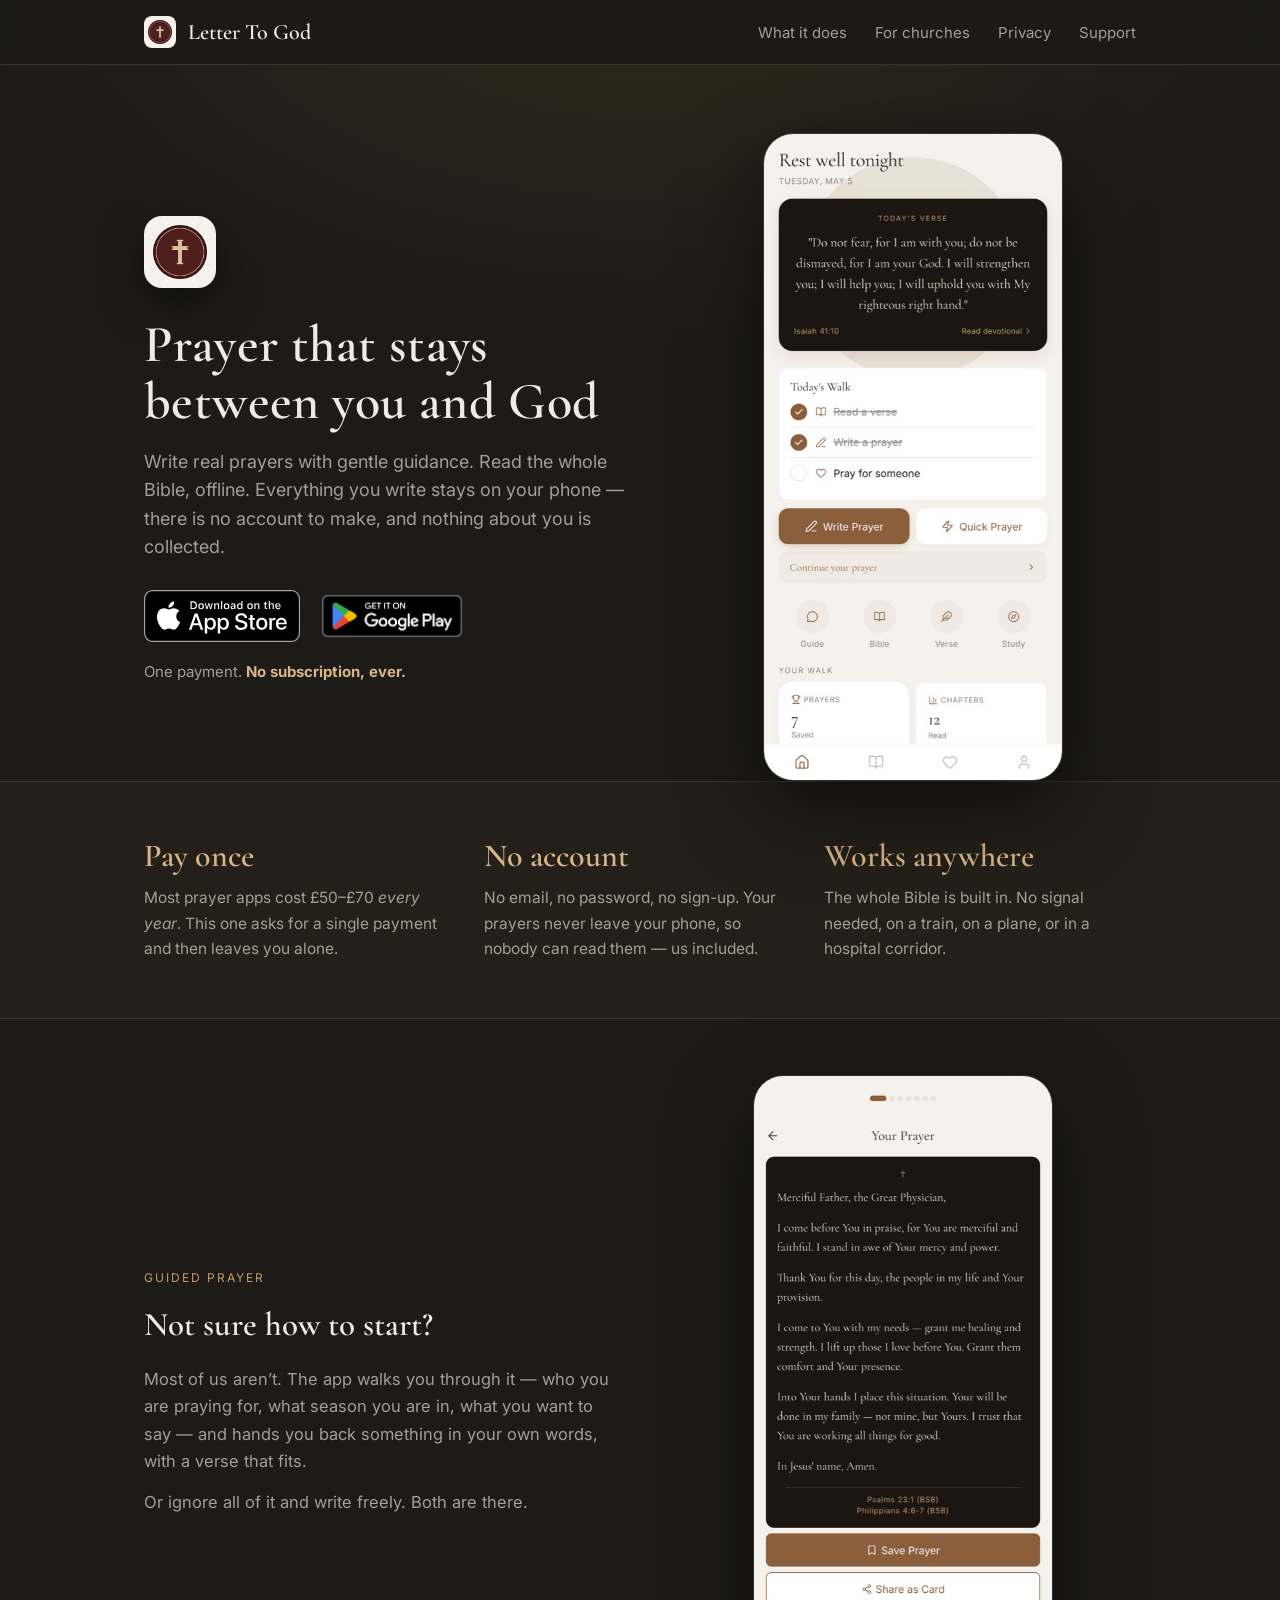
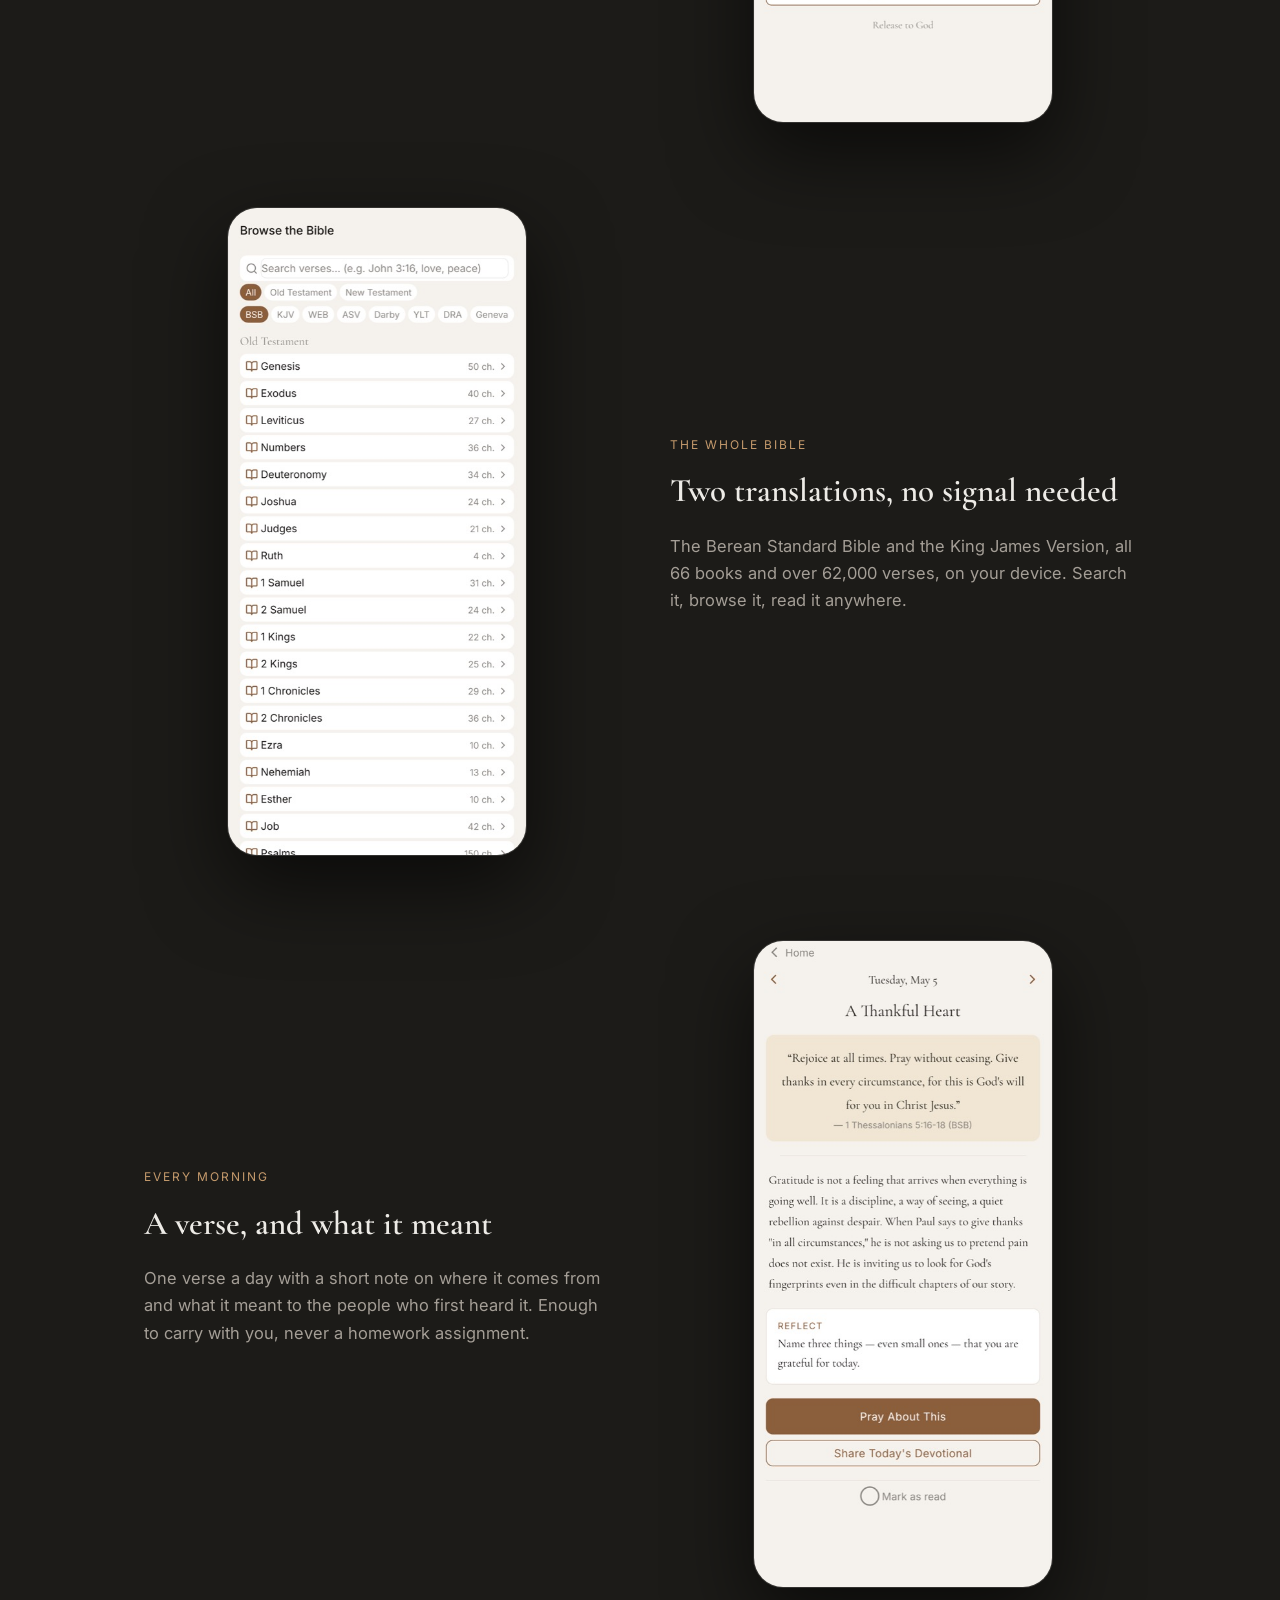
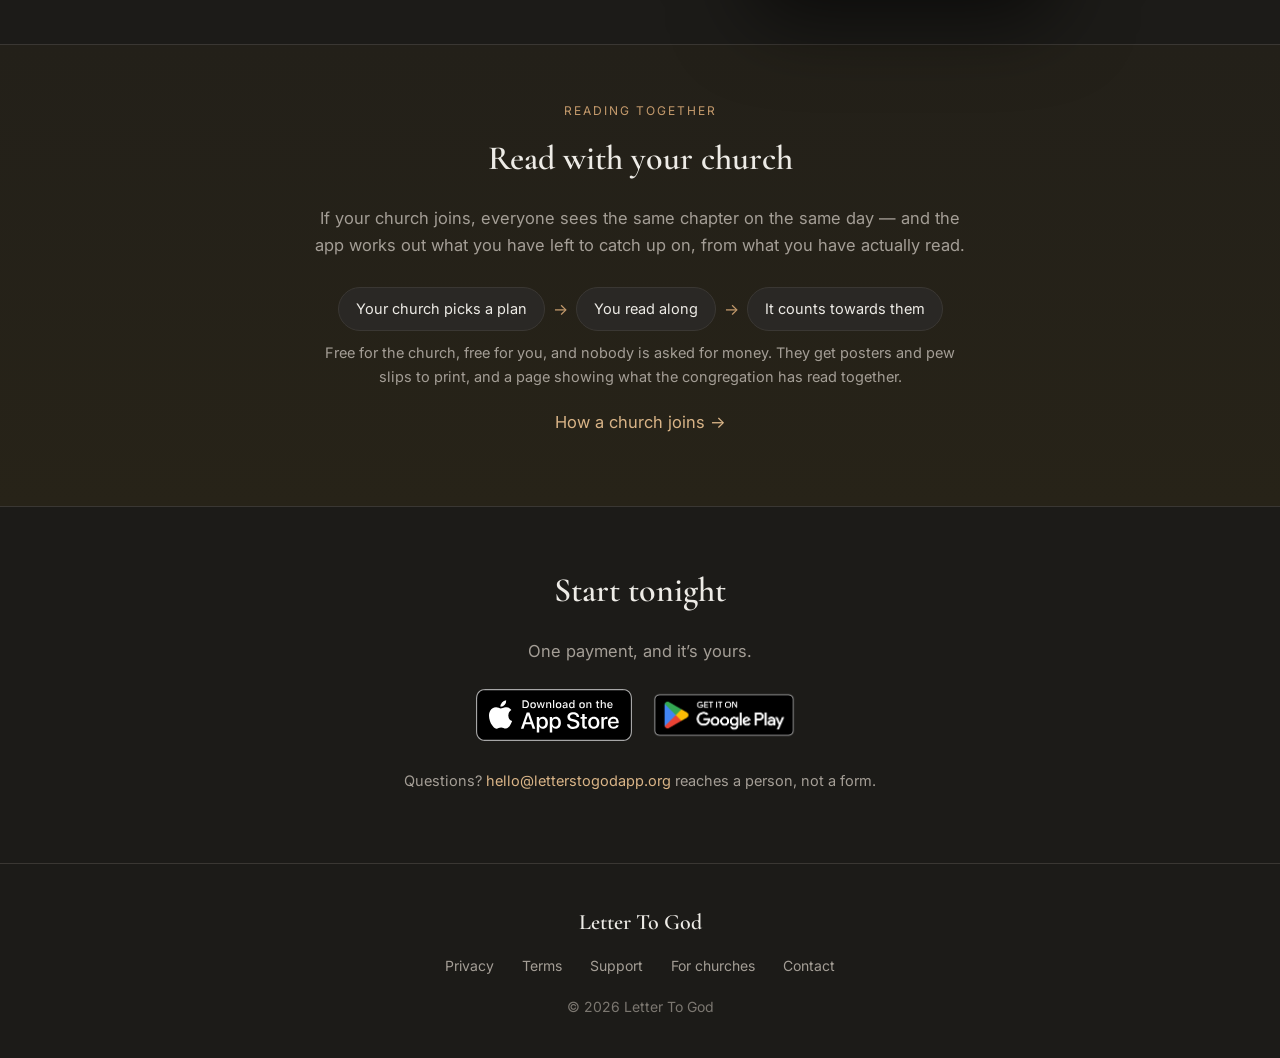
<file: docs/index.html>
<!DOCTYPE html>
<html lang="en">
<head>
<meta charset="UTF-8">
<meta name="viewport" content="width=device-width, initial-scale=1.0">
<title>Letter To God — a prayer companion you pay for once</title>
<meta name="description" content="Write real prayers with gentle guidance. The whole Bible, offline. One payment, no subscription, no account, and nothing collected about you. On iPhone and Android.">
<meta property="og:title" content="Letter To God">
<meta property="og:description" content="A prayer companion you pay for once. No subscription, no account, nothing collected about you.">
<meta property="og:type" content="website">
<meta property="og:image" content="https://letterstogodapp.org/assets/shots/01-home.jpg">
<link rel="icon" href="assets/icon.png">
<link rel="preconnect" href="https://fonts.googleapis.com">
<link rel="preconnect" href="https://fonts.gstatic.com" crossorigin>
<link href="https://fonts.googleapis.com/css2?family=Cormorant+Garamond:ital,wght@0,400;0,500;0,600;1,400&family=Inter:wght@400;500;600&display=swap" rel="stylesheet">
<link rel="stylesheet" href="assets/site.css">
<style>
  /* ---- Hero: icon, promise, both badges, one phone shown properly ---- */
  .hero{padding:68px 0 0;background:radial-gradient(1100px 620px at 50% -16%, #302a1c 0%, var(--bg) 64%)}
  .hero .grid{display:grid;grid-template-columns:1.05fr .95fr;gap:52px;align-items:center}
  .hero .appicon{width:72px;height:72px;border-radius:18px;
                 box-shadow:0 14px 40px rgba(0,0,0,.5);margin-bottom:22px}
  .hero h1{font-size:clamp(34px,4.6vw,52px);margin-bottom:18px}
  .hero .lead{color:var(--muted);font-size:18px;line-height:1.58;max-width:30em}
  .stores{display:flex;gap:12px;align-items:center;flex-wrap:wrap;margin-top:28px}
  .stores a{display:block;transition:.18s}
  .stores a:hover{transform:translateY(-2px)}
  .stores img{display:block;height:52px;width:auto}
  /* Google's badge ships with transparent padding baked in, so matching the
     raw heights makes it look smaller than Apple's. Match what the eye sees. */
  .stores img[src*="play-badge"]{height:62px;margin:-5px 0}
  .price{margin-top:18px;color:var(--muted);font-size:15px}
  .price b{color:var(--gold-soft)}

  /* A phone that looks like a phone, not a sliced rectangle. */
  .phone{position:relative;margin:0 auto;width:min(300px,78vw)}
  .phone .screen{width:100%;display:block;border-radius:30px;
                 border:1px solid rgba(255,255,255,.10);
                 box-shadow:0 30px 80px rgba(0,0,0,.6)}
  @media(max-width:880px){
    .hero{padding-top:52px}
    .hero .grid{grid-template-columns:1fr;gap:36px;text-align:center}
    .hero .lead{margin:0 auto}
    .stores{justify-content:center}
    .hero .appicon{margin-left:auto;margin-right:auto}
  }

  /* ---- Three hard facts ---- */
  .facts{display:grid;grid-template-columns:repeat(3,1fr);gap:28px}
  .fact .big{font-family:'Cormorant Garamond',serif;font-size:clamp(25px,3.2vw,32px);
             font-weight:600;color:var(--gold-soft);line-height:1.15;margin-bottom:10px}
  .fact p{font-size:15.5px;margin:0}
  @media(max-width:760px){.facts{grid-template-columns:1fr;gap:30px;text-align:center}}

  /* ---- Alternating feature rows ---- */
  .row{display:grid;grid-template-columns:1fr 1fr;gap:60px;align-items:center}
  .row + .row{margin-top:84px}
  .row.flip .txt{order:2}
  .row h2{text-align:left;margin-bottom:14px;font-size:clamp(24px,3.4vw,33px)}
  .row p{font-size:16.5px}
  /* Not scoped to .row — the church band uses it outside one. */
  .eyebrow{color:var(--gold);font-size:12px;letter-spacing:2px;
           text-transform:uppercase;margin-bottom:10px}
  @media(max-width:880px){
    .row,.row.flip{grid-template-columns:1fr;gap:28px}
    .row.flip .txt{order:0}
    .row h2{text-align:center}.row .txt{text-align:center}
  }

  .church{background:linear-gradient(180deg,var(--bg2),#272318);
          border-top:1px solid var(--line);border-bottom:1px solid var(--line)}
  .flow{display:flex;align-items:center;justify-content:center;gap:8px;flex-wrap:wrap;margin:28px 0 10px}
  .flow span{background:var(--surface);border:1px solid var(--line);border-radius:999px;
             padding:9px 17px;font-size:14.5px;color:var(--text)}
  .flow i{color:var(--gold);font-style:normal}

  .closing{text-align:center}
</style>
</head>
<body>
<nav><div class="wrap">
  <a class="brand" href="./"><img src="assets/icon.png" alt="">Letter To God</a>
  <div class="navlinks">
    <a href="#what">What it does</a>
    <a href="#church">For churches</a>
    <a href="privacy/">Privacy</a>
    <a href="support/">Support</a>
  </div>
</div></nav>

<header class="hero"><div class="wrap">
  <div class="grid">
    <div>
      <img class="appicon" src="assets/icon.png" alt="Letter To God app icon">
      <h1>Prayer that stays<br>between you and God</h1>
      <p class="lead">
        Write real prayers with gentle guidance. Read the whole Bible, offline.
        Everything you write stays on your phone &mdash; there is no account to
        make, and nothing about you is collected.
      </p>
      <div class="stores">
        <a href="https://apps.apple.com/gb/app/letter-to-god-prayer-journal/id6784824470" aria-label="Download on the App Store">
          <img src="assets/appstore-badge.svg" alt="Download on the App Store">
        </a>
        <a href="https://play.google.com/store/apps/details?id=com.lettertogod.app" aria-label="Get it on Google Play">
          <img src="assets/play-badge.png" alt="Get it on Google Play">
        </a>
      </div>
      <p class="price">One payment. <b>No subscription, ever.</b></p>
    </div>
    <div class="phone">
      <img class="screen" src="assets/shots/01-home.jpg" alt="The Letter To God home screen, showing today's verse and today's walk">
    </div>
  </div>
</div></header>

<section class="band"><div class="wrap">
  <div class="facts">
    <div class="fact">
      <div class="big">Pay once</div>
      <p>Most prayer apps cost £50&ndash;£70 <em>every year</em>. This one asks for a single payment and then leaves you alone.</p>
    </div>
    <div class="fact">
      <div class="big">No account</div>
      <p>No email, no password, no sign-up. Your prayers never leave your phone, so nobody can read them &mdash; us included.</p>
    </div>
    <div class="fact">
      <div class="big">Works anywhere</div>
      <p>The whole Bible is built in. No signal needed, on a train, on a plane, or in a hospital corridor.</p>
    </div>
  </div>
</div></section>

<section id="what"><div class="wrap">
  <div class="row">
    <div class="txt">
      <div class="eyebrow">Guided prayer</div>
      <h2>Not sure how to start?</h2>
      <p>Most of us aren&rsquo;t. The app walks you through it &mdash; who you are
      praying for, what season you are in, what you want to say &mdash; and hands
      you back something in your own words, with a verse that fits.</p>
      <p>Or ignore all of it and write freely. Both are there.</p>
    </div>
    <div class="phone">
      <img class="screen" src="assets/shots/03-review.jpg" alt="A finished prayer with its verses">
    </div>
  </div>

  <div class="row flip">
    <div class="txt">
      <div class="eyebrow">The whole Bible</div>
      <h2>Two translations, no signal needed</h2>
      <p>The Berean Standard Bible and the King James Version, all 66 books and
      over 62,000 verses, on your device. Search it, browse it, read it anywhere.</p>
    </div>
    <div class="phone">
      <img class="screen" src="assets/shots/04-bible.jpg" alt="Browsing the Bible inside the app">
    </div>
  </div>

  <div class="row">
    <div class="txt">
      <div class="eyebrow">Every morning</div>
      <h2>A verse, and what it meant</h2>
      <p>One verse a day with a short note on where it comes from and what it
      meant to the people who first heard it. Enough to carry with you, never a
      homework assignment.</p>
    </div>
    <div class="phone">
      <img class="screen" src="assets/shots/05-devotional.jpg" alt="The daily devotional">
    </div>
  </div>
</div></section>

<section id="church" class="church"><div class="wrap"><div class="narrow" style="text-align:center">
    <div class="txt">
      <div class="eyebrow" style="text-align:center">Reading together</div>
      <h2 style="text-align:center">Read with your church</h2>
      <p>If your church joins, everyone sees the same chapter on the same day
      &mdash; and the app works out what you have left to catch up on, from what
      you have actually read.</p>
      <div class="flow">
        <span>Your church picks a plan</span><i>&rarr;</i>
        <span>You read along</span><i>&rarr;</i>
        <span>It counts towards them</span>
      </div>
      <p style="font-size:14.5px">Free for the church, free for you, and nobody is
      asked for money. They get posters and pew slips to print, and a page showing
      what the congregation has read together.</p>
      <p style="margin-top:20px"><a href="churches/">How a church joins &rarr;</a></p>
    </div>
</div></div></section>

<section class="closing"><div class="wrap"><div class="narrow">
  <h2>Start tonight</h2>
  <p>One payment, and it&rsquo;s yours.</p>
  <div class="stores" style="justify-content:center;margin-top:24px">
    <a href="https://apps.apple.com/gb/app/letter-to-god-prayer-journal/id6784824470" aria-label="Download on the App Store">
      <img src="assets/appstore-badge.svg" alt="Download on the App Store">
    </a>
    <a href="https://play.google.com/store/apps/details?id=com.lettertogod.app" aria-label="Get it on Google Play">
      <img src="assets/play-badge.png" alt="Get it on Google Play">
    </a>
  </div>
  <p class="muted" style="margin-top:28px;font-size:14.5px">
    Questions? <a href="mailto:hello@letterstogodapp.org">hello@letterstogodapp.org</a>
    reaches a person, not a form.
  </p>
</div></div></section>

<footer><div class="wrap">
  <div class="brand serif" style="justify-content:center;margin-bottom:14px">Letter To God</div>
  <a href="privacy/">Privacy</a>
  <a href="terms/">Terms</a>
  <a href="support/">Support</a>
  <a href="churches/">For churches</a>
  <a href="mailto:hello@letterstogodapp.org">Contact</a>
  <div style="margin-top:18px;opacity:.7">&copy; 2026 Letter To God</div>
</div></footer>
</body>
</html>
</file>
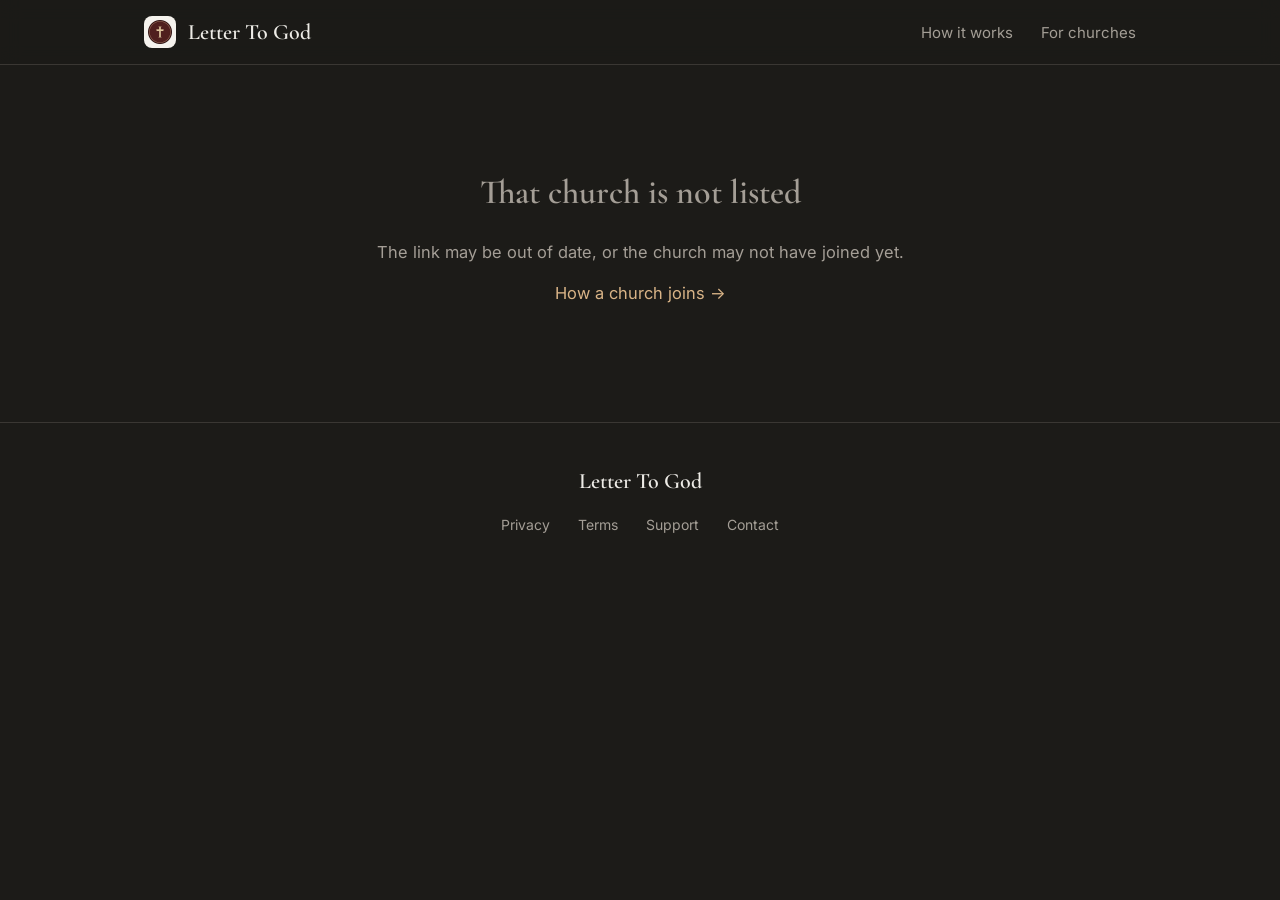
<file: docs/c/index.html>
<!DOCTYPE html>
<html lang="en">
<head>
<meta charset="UTF-8">
<meta name="viewport" content="width=device-width, initial-scale=1.0">
<title>Reading together — Letter To God</title>
<meta name="description" content="What this congregation is reading, and how to read along.">
<link rel="icon" href="../assets/icon.png">
<link rel="preconnect" href="https://fonts.googleapis.com">
<link rel="preconnect" href="https://fonts.gstatic.com" crossorigin>
<link href="https://fonts.googleapis.com/css2?family=Cormorant+Garamond:ital,wght@0,400;0,500;0,600;1,400&family=Inter:wght@400;500;600&display=swap" rel="stylesheet">
<link rel="stylesheet" href="../assets/site.css">
<style>
  .hero{text-align:center;padding:72px 0 40px;
        background:radial-gradient(1200px 500px at 50% -10%, #2b2618 0%, var(--bg) 60%)}
  .town{color:var(--gold);font-size:13px;letter-spacing:2px;text-transform:uppercase;margin-bottom:10px}
  .count{font-family:'Cormorant Garamond',serif;font-size:clamp(40px,9vw,72px);
         font-weight:600;color:var(--gold-soft);line-height:1}
  .today{background:var(--surface);border:1px solid var(--gold);border-radius:18px;
         padding:28px;text-align:center;margin:28px 0}
  .today .ref{font-family:'Cormorant Garamond',serif;font-size:clamp(26px,5vw,38px);
              font-weight:600;color:var(--text);line-height:1.2}
  .rows{background:var(--surface);border:1px solid var(--line);border-radius:16px;overflow:hidden}
  .row{display:flex;align-items:baseline;gap:16px;padding:13px 20px;border-top:1px solid var(--line)}
  .row:first-child{border-top:0}
  .row .when{color:var(--muted);font-size:13px;min-width:86px;flex-shrink:0}
  .row .what{font-size:15.5px}
  .row.is-today{background:rgba(196,154,108,.10)}
  .row.is-today .when{color:var(--gold)}
  .badges{display:flex;gap:14px;justify-content:center;flex-wrap:wrap;margin-top:24px}
  .badge{display:inline-flex;align-items:center;gap:10px;background:var(--surface);
         border:1px solid var(--line);border-radius:14px;padding:12px 20px;color:var(--text);font-size:15px}
  .badge:hover{border-color:var(--gold)}
  .badge small{display:block;color:var(--muted);font-size:11px;letter-spacing:.5px;text-transform:uppercase}
  .badge b{font-size:16px;font-weight:600}
  #loading,#failed{text-align:center;padding:100px 0;color:var(--muted)}
  details{margin-top:10px}
  summary{cursor:pointer;color:var(--gold-soft);font-size:15px;padding:8px 0}
</style>
</head>
<body>
<nav><div class="wrap">
  <a class="brand" href="../"><img src="../assets/icon.png" alt="">Letter To God</a>
  <div class="navlinks">
    <a href="../certificates/">How it works</a>
    <a href="../churches/">For churches</a>
  </div>
</div></nav>

<div id="loading">Loading…</div>

<div id="failed" hidden>
  <h2 class="serif">That church is not listed</h2>
  <p>The link may be out of date, or the church may not have joined yet.</p>
  <p><a href="../churches/">How a church joins &rarr;</a></p>
</div>

<main id="page" hidden>
  <header class="hero"><div class="wrap">
    <div class="town" id="town"></div>
    <h1 id="name"></h1>
    <p class="muted" style="margin-top:14px">Reading the Bible together</p>
  </div></header>

  <section><div class="wrap"><div class="narrow">
    <div id="planBox"></div>

    <div class="badges">
      <a class="badge" href="https://apps.apple.com/app/id6784824470">
        <span>&#63743;</span><span><small>Download on the</small><b>App Store</b></span>
      </a>
      <a class="badge" href="https://play.google.com/store/apps/details?id=com.lettertogod.app">
        <span>&#9654;</span><span><small>Get it on</small><b>Google Play</b></span>
      </a>
    </div>
    <p class="muted" style="text-align:center;margin-top:16px;font-size:14px">
      The app keeps track of which chapters you have read, so it knows what you
      have left to catch up on. This page cannot &mdash; it holds nothing about anyone.
    </p>
  </div></div></section>

  <section class="band"><div class="wrap"><div class="narrow" style="text-align:center">
    <h2>Together so far</h2>
    <div class="count" id="chapters">0</div>
    <p id="countLine">chapters read</p>
    <p class="muted" style="font-size:14px">
      A count and nothing else. We do not know who read what, and we never will.
    </p>
  </div></div></section>

  <section><div class="wrap"><div class="narrow" style="text-align:center">
    <h2>For whoever runs this</h2>
    <p>Posters and pew slips for this church, ready to print. Nothing to pay, nothing to install.</p>
    <a class="btn primary" id="printLink" href="#">Posters and slips &rarr;</a>
  </div></div></section>
</main>

<footer><div class="wrap">
  <div class="brand serif" style="justify-content:center;margin-bottom:14px">Letter To God</div>
  <a href="../privacy/">Privacy</a>
  <a href="../terms/">Terms</a>
  <a href="../support/">Support</a>
  <a href="mailto:hello@letterstogodapp.org">Contact</a>
</div></footer>

<script type="module">
import { churchIdFromUrl, fetchChurch, fetchPlans, planState,
         describeChapters, fmtDate, fmtLong } from '../assets/plan.js';

const $ = (id) => document.getElementById(id);
const esc = (s) => String(s).replace(/[&<>"]/g, (c) =>
  ({ '&': '&amp;', '<': '&lt;', '>': '&gt;', '"': '&quot;' }[c]));

function fail() {
  $('loading').hidden = true;
  $('failed').hidden = false;
}

function rowsHtml(entries, todayDay) {
  return `<div class="rows">${entries.map((e) => `
    <div class="row${e.day === todayDay ? ' is-today' : ''}">
      <div class="when">${e.day === todayDay ? 'Today' : esc(fmtDate(e.date))}</div>
      <div class="what">${esc(describeChapters(e.chapters))}</div>
    </div>`).join('')}</div>`;
}

function renderPlan(church, plans) {
  const box = $('planBox');
  if (!church.plan) {
    box.innerHTML = `
      <div class="card" style="text-align:center">
        <h3 style="margin-top:0">No plan set just yet</h3>
        <p style="margin-bottom:0">Read whatever you like in the app. Whatever you
        read still counts towards this church.</p>
      </div>`;
    return;
  }
  const plan = plans.find((p) => p.id === church.plan.id);
  if (!plan) { box.innerHTML = ''; return; }

  const s = planState(plan, church.plan.start);
  const head = `<h2 style="text-align:center">${esc(plan.title)}</h2>`;

  if (s.notStarted) {
    box.innerHTML = `${head}
      <div class="today">
        <p style="margin:0">Begins ${esc(fmtLong(s.startsOn))}</p>
        <div class="ref">${esc(describeChapters(plan.days[0].chapters))}</div>
        <p class="muted" style="margin:10px 0 0">on the first day</p>
      </div>`;
    return;
  }
  if (s.finished) {
    box.innerHTML = `${head}
      <div class="today">
        <div class="ref">Finished</div>
        <p class="muted" style="margin:10px 0 0">
          All ${plan.totalChapters} chapters, ending ${esc(fmtLong(s.endsOn))}.</p>
      </div>`;
    return;
  }

  box.innerHTML = `${head}
    <div class="today">
      <p style="margin:0">Today &mdash; day ${s.day} of ${s.total}</p>
      <div class="ref">${esc(describeChapters(s.today.chapters))}</div>
    </div>

    <h3>The week ahead</h3>
    ${rowsHtml(s.week, s.day)}

    ${s.missed.length ? `
      <details>
        <summary>Catching up &mdash; the last ${s.missed.length} ${s.missed.length === 1 ? 'day' : 'days'}</summary>
        ${rowsHtml([...s.missed].reverse(), -1)}
        <p class="muted" style="font-size:14px;margin-top:12px">
          Behind is fine. Start where everyone else is today, and pick these up
          when you want them.
        </p>
      </details>` : ''}`;
}

(async () => {
  const id = churchIdFromUrl();
  if (!id) return fail();
  try {
    const [church, plans] = await Promise.all([fetchChurch(id), fetchPlans('..')]);
    if (!church) return fail();

    document.title = `${church.name} — reading together`;
    $('name').textContent = church.name;
    $('town').textContent = church.town;
    $('chapters').textContent = church.chapters.toLocaleString('en-GB');
    $('countLine').textContent = church.chapters === 1
      ? 'chapter read'
      : `chapters read by ${church.readers} ${church.readers === 1 ? 'person' : 'people'}`;
    $('printLink').href = `../print/?church=${encodeURIComponent(id)}`;

    renderPlan(church, plans);
    $('loading').hidden = true;
    $('page').hidden = false;
  } catch {
    fail();
  }
})();
</script>
</body>
</html>
</file>
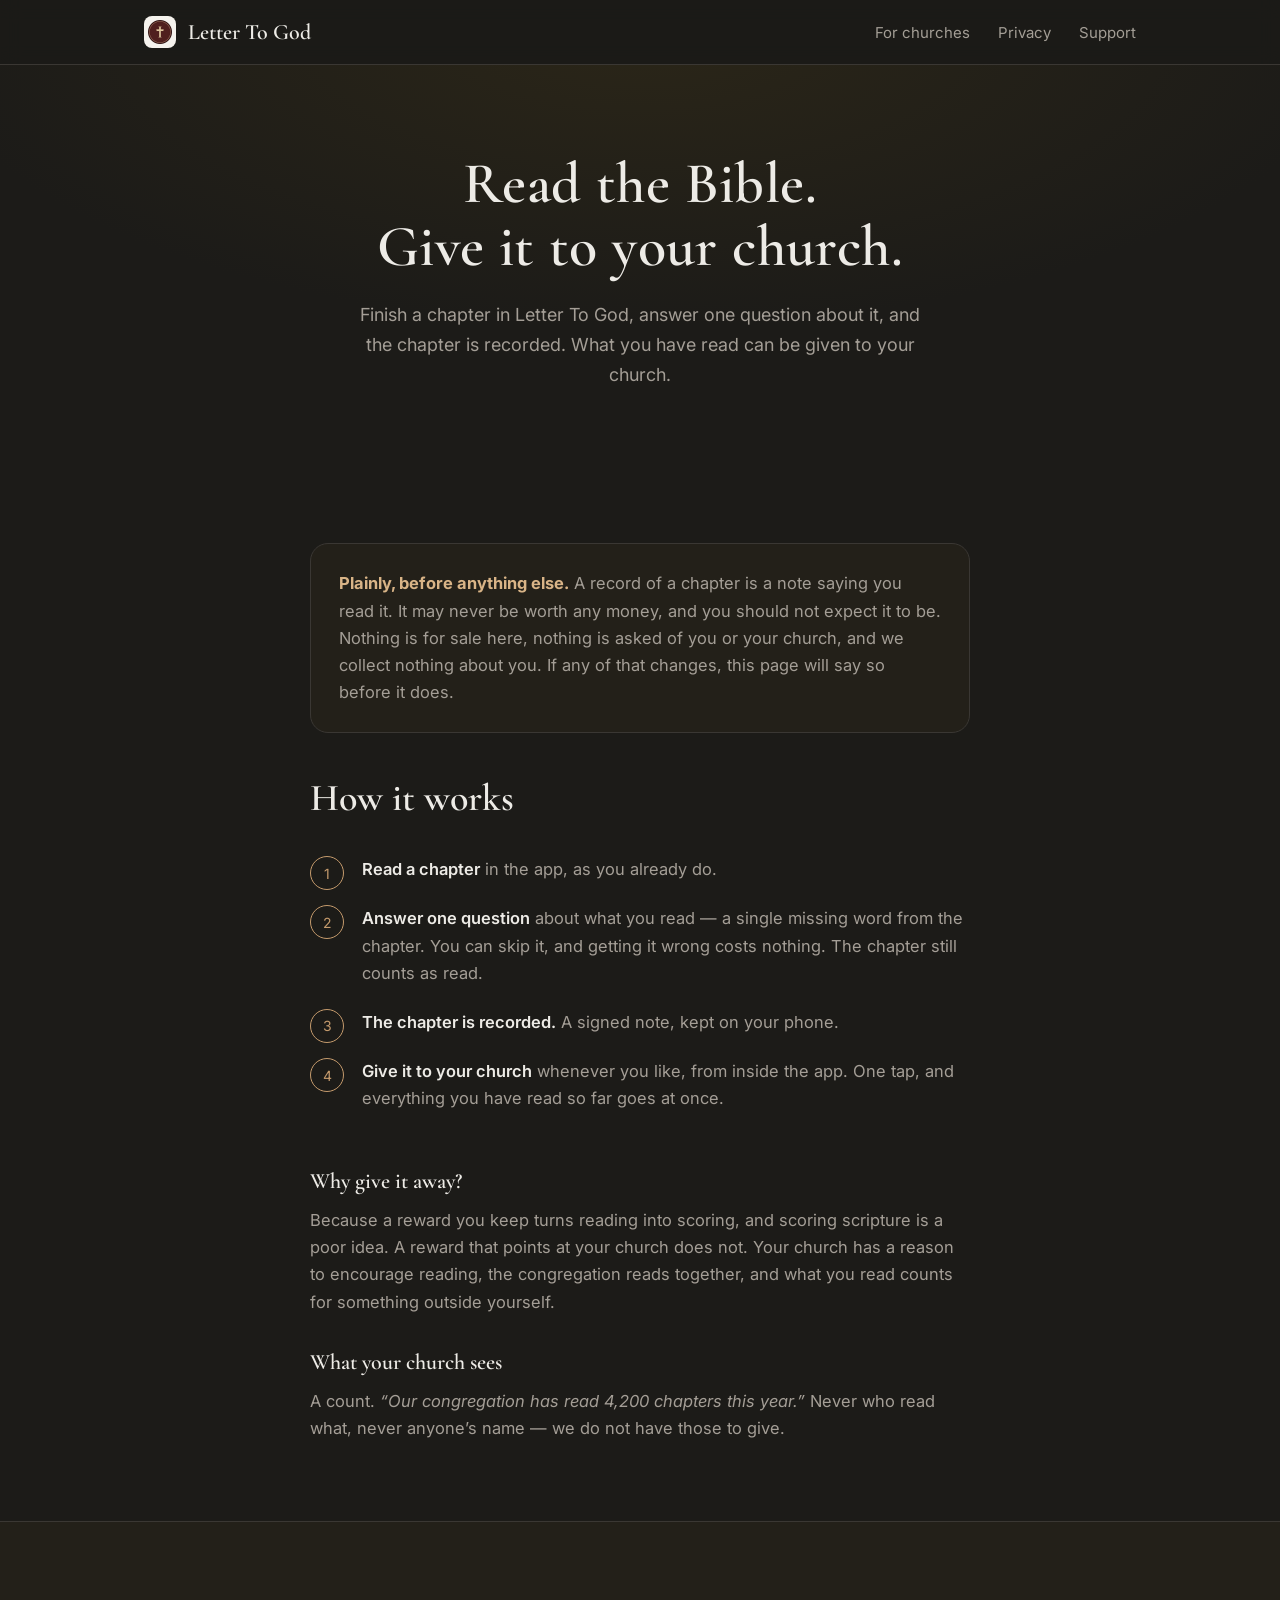
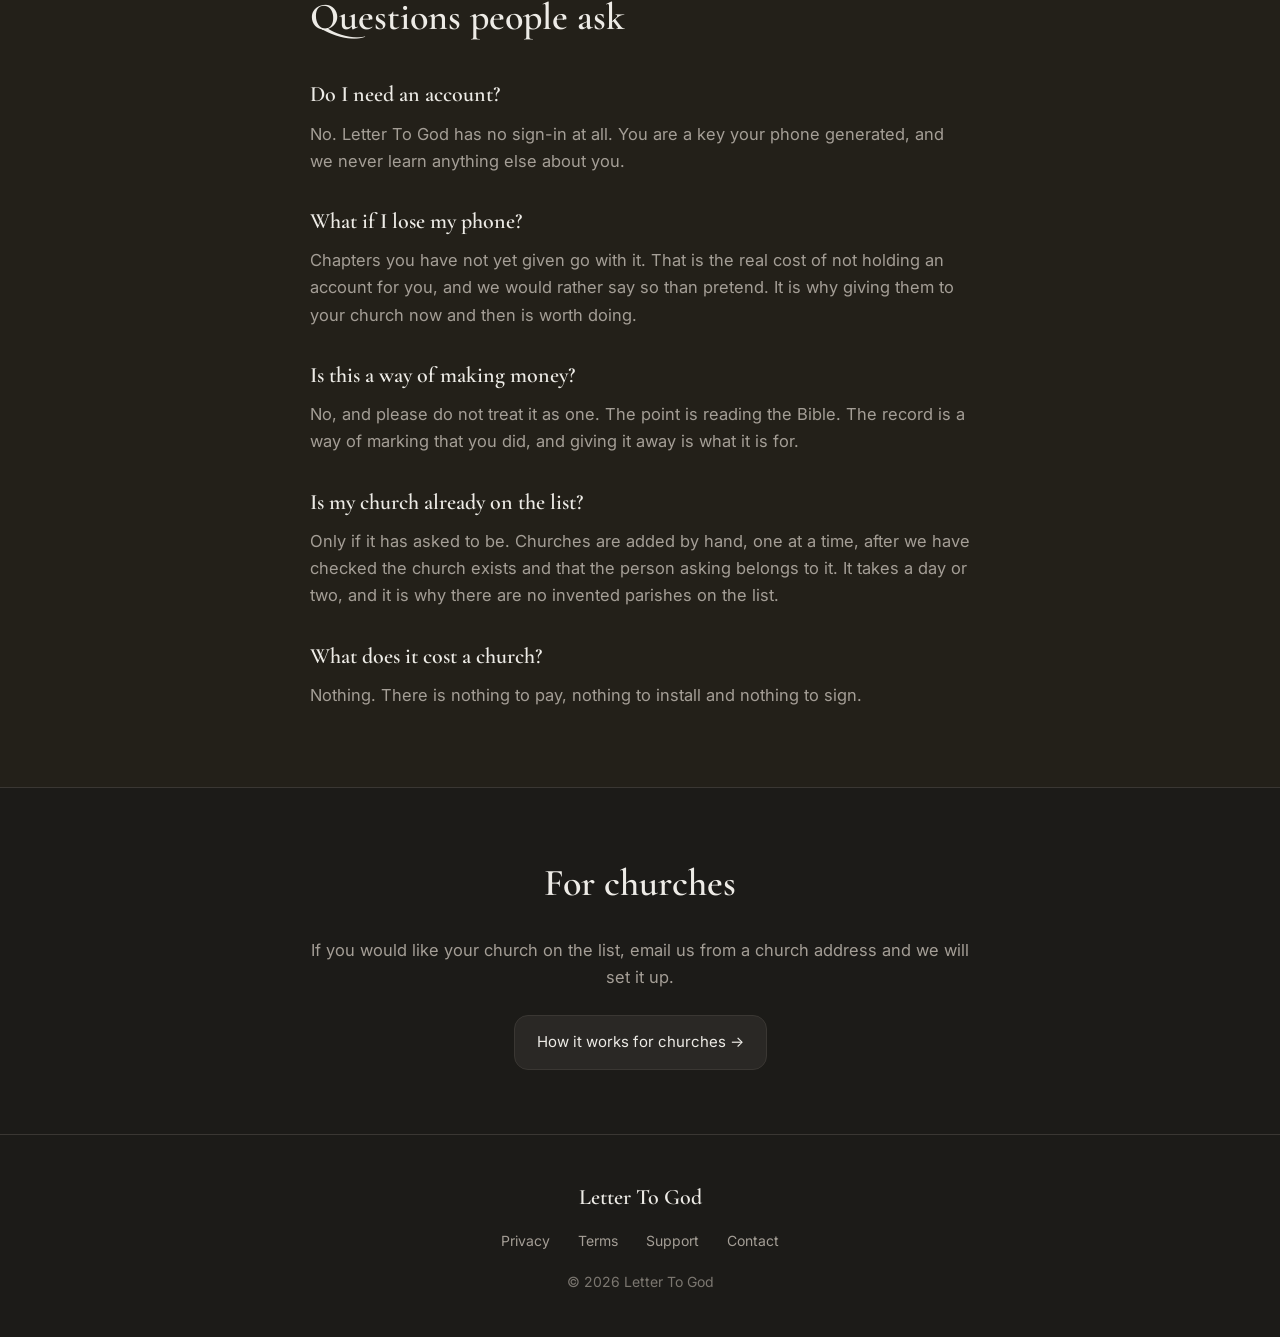
<file: docs/certificates/index.html>
<!DOCTYPE html>
<html lang="en">
<head>
<meta charset="UTF-8">
<meta name="viewport" content="width=device-width, initial-scale=1.0">
<title>Read the Bible. Give it to your church. — Letter To God</title>
<meta name="description" content="Finish a chapter in Letter To God, answer a question about it, and the chapter is recorded. Give what you have read to your church.">
<meta property="og:title" content="Read the Bible. Give it to your church.">
<meta property="og:description" content="A record of the chapters you have read, and a way to give them to your church.">
<meta property="og:type" content="website">
<link rel="icon" href="../assets/icon.png">
<link rel="preconnect" href="https://fonts.googleapis.com">
<link rel="preconnect" href="https://fonts.gstatic.com" crossorigin>
<link href="https://fonts.googleapis.com/css2?family=Cormorant+Garamond:ital,wght@0,400;0,500;0,600;1,400&family=Inter:wght@400;500;600&display=swap" rel="stylesheet">
<style>
  :root{
    --bg:#1C1B18; --bg2:#232019; --surface:#2A2825; --line:#3A3733;
    --text:#EDEBE6; --muted:#A49E96; --gold:#C49A6C; --gold-soft:#D9B487;
  }
  *{margin:0;padding:0;box-sizing:border-box}
  body{background:var(--bg);color:var(--text);font-family:Inter,system-ui,sans-serif;line-height:1.65;-webkit-font-smoothing:antialiased}
  .serif{font-family:'Cormorant Garamond',Georgia,serif}
  a{color:var(--gold-soft);text-decoration:none}
  .wrap{max-width:1040px;margin:0 auto;padding:0 24px}
  .narrow{max-width:660px;margin:0 auto}
  nav{position:sticky;top:0;z-index:10;background:rgba(28,27,24,.82);backdrop-filter:blur(10px);border-bottom:1px solid var(--line)}
  nav .wrap{display:flex;align-items:center;justify-content:space-between;height:64px}
  .brand{display:flex;align-items:center;gap:12px;font-family:'Cormorant Garamond',serif;font-size:22px;font-weight:600;color:var(--text)}
  .brand img{width:32px;height:32px;border-radius:8px}
  .navlinks a{color:var(--muted);margin-left:24px;font-size:15px}
  .navlinks a:hover{color:var(--text)}
  .hero{text-align:center;padding:88px 0 56px;background:radial-gradient(1200px 500px at 50% -10%, #2b2618 0%, var(--bg) 60%)}
  .hero h1{font-family:'Cormorant Garamond',serif;font-size:clamp(34px,6vw,58px);font-weight:600;line-height:1.08;letter-spacing:.4px}
  .hero p.lead{max-width:560px;margin:22px auto 0;color:var(--muted);font-size:18px}
  section{padding:64px 0}
  h2{font-family:'Cormorant Garamond',serif;font-size:clamp(26px,4vw,38px);font-weight:600;margin-bottom:22px}
  h3{font-family:'Cormorant Garamond',serif;font-size:22px;font-weight:600;margin:28px 0 8px}
  p{color:var(--muted);font-size:16.5px;margin-bottom:14px}
  p strong{color:var(--text);font-weight:600}
  .plain{background:var(--bg2);border:1px solid var(--line);border-radius:18px;padding:26px 28px;margin:34px 0}
  .plain p{margin-bottom:0}
  .plain b{color:var(--gold-soft)}
  ol.steps{counter-reset:s;list-style:none;margin:26px 0}
  ol.steps li{counter-increment:s;position:relative;padding:0 0 22px 52px;color:var(--muted);font-size:16.5px}
  ol.steps li b{color:var(--text);font-weight:600}
  ol.steps li::before{content:counter(s);position:absolute;left:0;top:0;width:32px;height:32px;border-radius:50%;
    border:1px solid var(--gold);color:var(--gold);font-size:14px;display:flex;align-items:center;justify-content:center}
  .band{background:var(--bg2);border-top:1px solid var(--line);border-bottom:1px solid var(--line)}
  .cta{display:inline-flex;align-items:center;gap:10px;background:var(--surface);border:1px solid var(--line);
       border-radius:14px;padding:14px 22px;color:var(--text);font-size:15px;margin-top:10px;transition:.2s}
  .cta:hover{border-color:var(--gold)}
  footer{padding:44px 0;text-align:center;color:var(--muted);font-size:14px;border-top:1px solid var(--line)}
  footer a{margin:0 12px;color:var(--muted)}
  footer a:hover{color:var(--text)}
  @media(max-width:760px){.navlinks{display:none}section{padding:48px 0}.hero{padding:60px 0 40px}}
</style>
</head>
<body>
<nav><div class="wrap">
  <a class="brand" href="../"><img src="../assets/icon.png" alt="Letter To God icon">Letter To God</a>
  <div class="navlinks">
    <a href="../churches/">For churches</a>
    <a href="../privacy/">Privacy</a>
    <a href="../support/">Support</a>
  </div>
</div></nav>

<header class="hero"><div class="wrap">
  <h1>Read the Bible.<br>Give it to your church.</h1>
  <p class="lead">Finish a chapter in Letter To God, answer one question about it, and the chapter is recorded. What you have read can be given to your church.</p>
</div></header>

<section><div class="wrap"><div class="narrow">
  <div class="plain">
    <p><b>Plainly, before anything else.</b> A record of a chapter is a note saying you read it. It may never be worth any money, and you should not expect it to be. Nothing is for sale here, nothing is asked of you or your church, and we collect nothing about you. If any of that changes, this page will say so before it does.</p>
  </div>

  <h2>How it works</h2>
  <ol class="steps">
    <li><b>Read a chapter</b> in the app, as you already do.</li>
    <li><b>Answer one question</b> about what you read &mdash; a single missing word from the chapter. You can skip it, and getting it wrong costs nothing. The chapter still counts as read.</li>
    <li><b>The chapter is recorded.</b> A signed note, kept on your phone.</li>
    <li><b>Give it to your church</b> whenever you like, from inside the app. One tap, and everything you have read so far goes at once.</li>
  </ol>

  <h3>Why give it away?</h3>
  <p>Because a reward you keep turns reading into scoring, and scoring scripture is a poor idea. A reward that points at your church does not. Your church has a reason to encourage reading, the congregation reads together, and what you read counts for something outside yourself.</p>

  <h3>What your church sees</h3>
  <p>A count. <em>&ldquo;Our congregation has read 4,200 chapters this year.&rdquo;</em> Never who read what, never anyone&rsquo;s name &mdash; we do not have those to give.</p>
</div></div></section>

<section class="band"><div class="wrap"><div class="narrow">
  <h2>Questions people ask</h2>

  <h3>Do I need an account?</h3>
  <p>No. Letter To God has no sign-in at all. You are a key your phone generated, and we never learn anything else about you.</p>

  <h3>What if I lose my phone?</h3>
  <p>Chapters you have not yet given go with it. That is the real cost of not holding an account for you, and we would rather say so than pretend. It is why giving them to your church now and then is worth doing.</p>

  <h3>Is this a way of making money?</h3>
  <p>No, and please do not treat it as one. The point is reading the Bible. The record is a way of marking that you did, and giving it away is what it is for.</p>

  <h3>Is my church already on the list?</h3>
  <p>Only if it has asked to be. Churches are added by hand, one at a time, after we have checked the church exists and that the person asking belongs to it. It takes a day or two, and it is why there are no invented parishes on the list.</p>

  <h3>What does it cost a church?</h3>
  <p>Nothing. There is nothing to pay, nothing to install and nothing to sign.</p>
</div></div></section>

<section><div class="wrap"><div class="narrow" style="text-align:center">
  <h2>For churches</h2>
  <p>If you would like your church on the list, email us from a church address and we will set it up.</p>
  <a class="cta" href="../churches/">How it works for churches &rarr;</a>
</div></div></section>

<footer><div class="wrap">
  <div class="brand serif" style="justify-content:center;margin-bottom:14px">Letter To God</div>
  <a href="../privacy/">Privacy</a>
  <a href="../terms/">Terms</a>
  <a href="../support/">Support</a>
  <a href="mailto:hello@letterstogodapp.org">Contact</a>
  <div style="margin-top:18px;opacity:.7">&copy; 2026 Letter To God</div>
</div></footer>
</body>
</html>
</file>
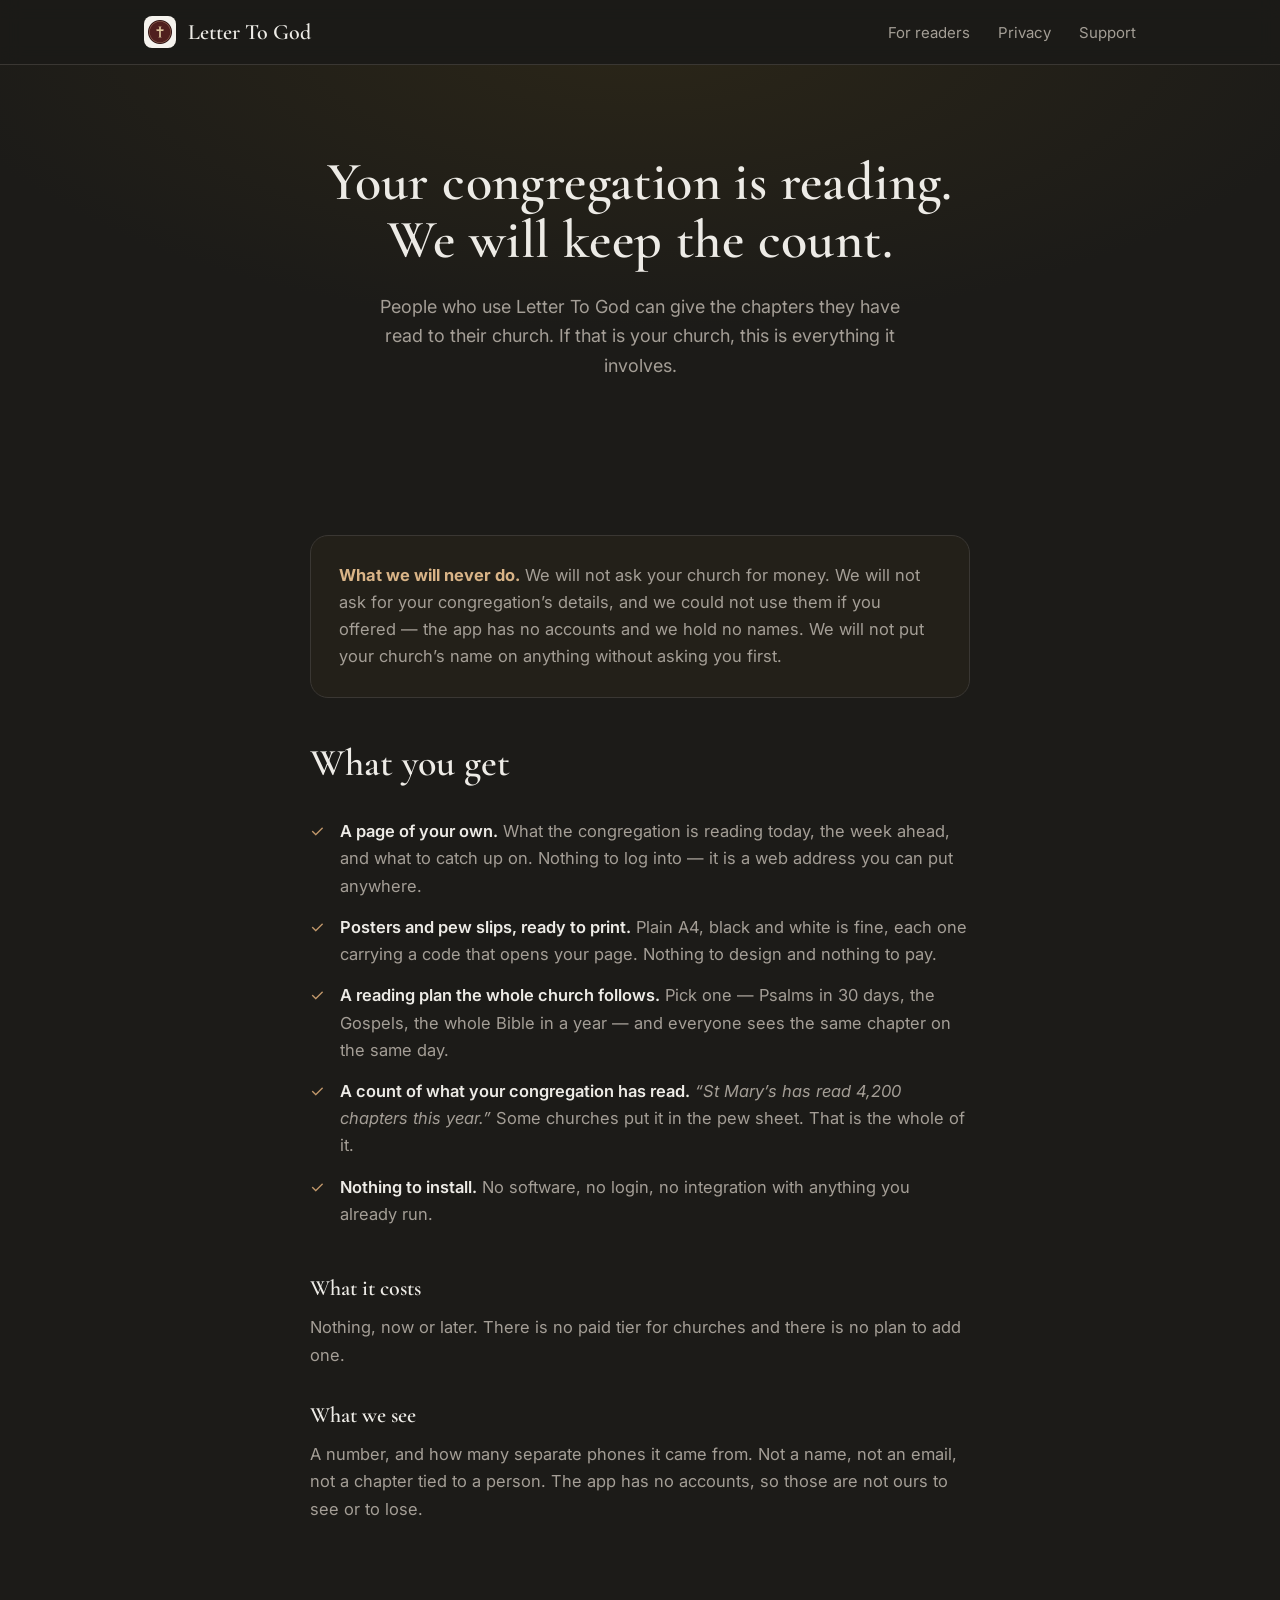
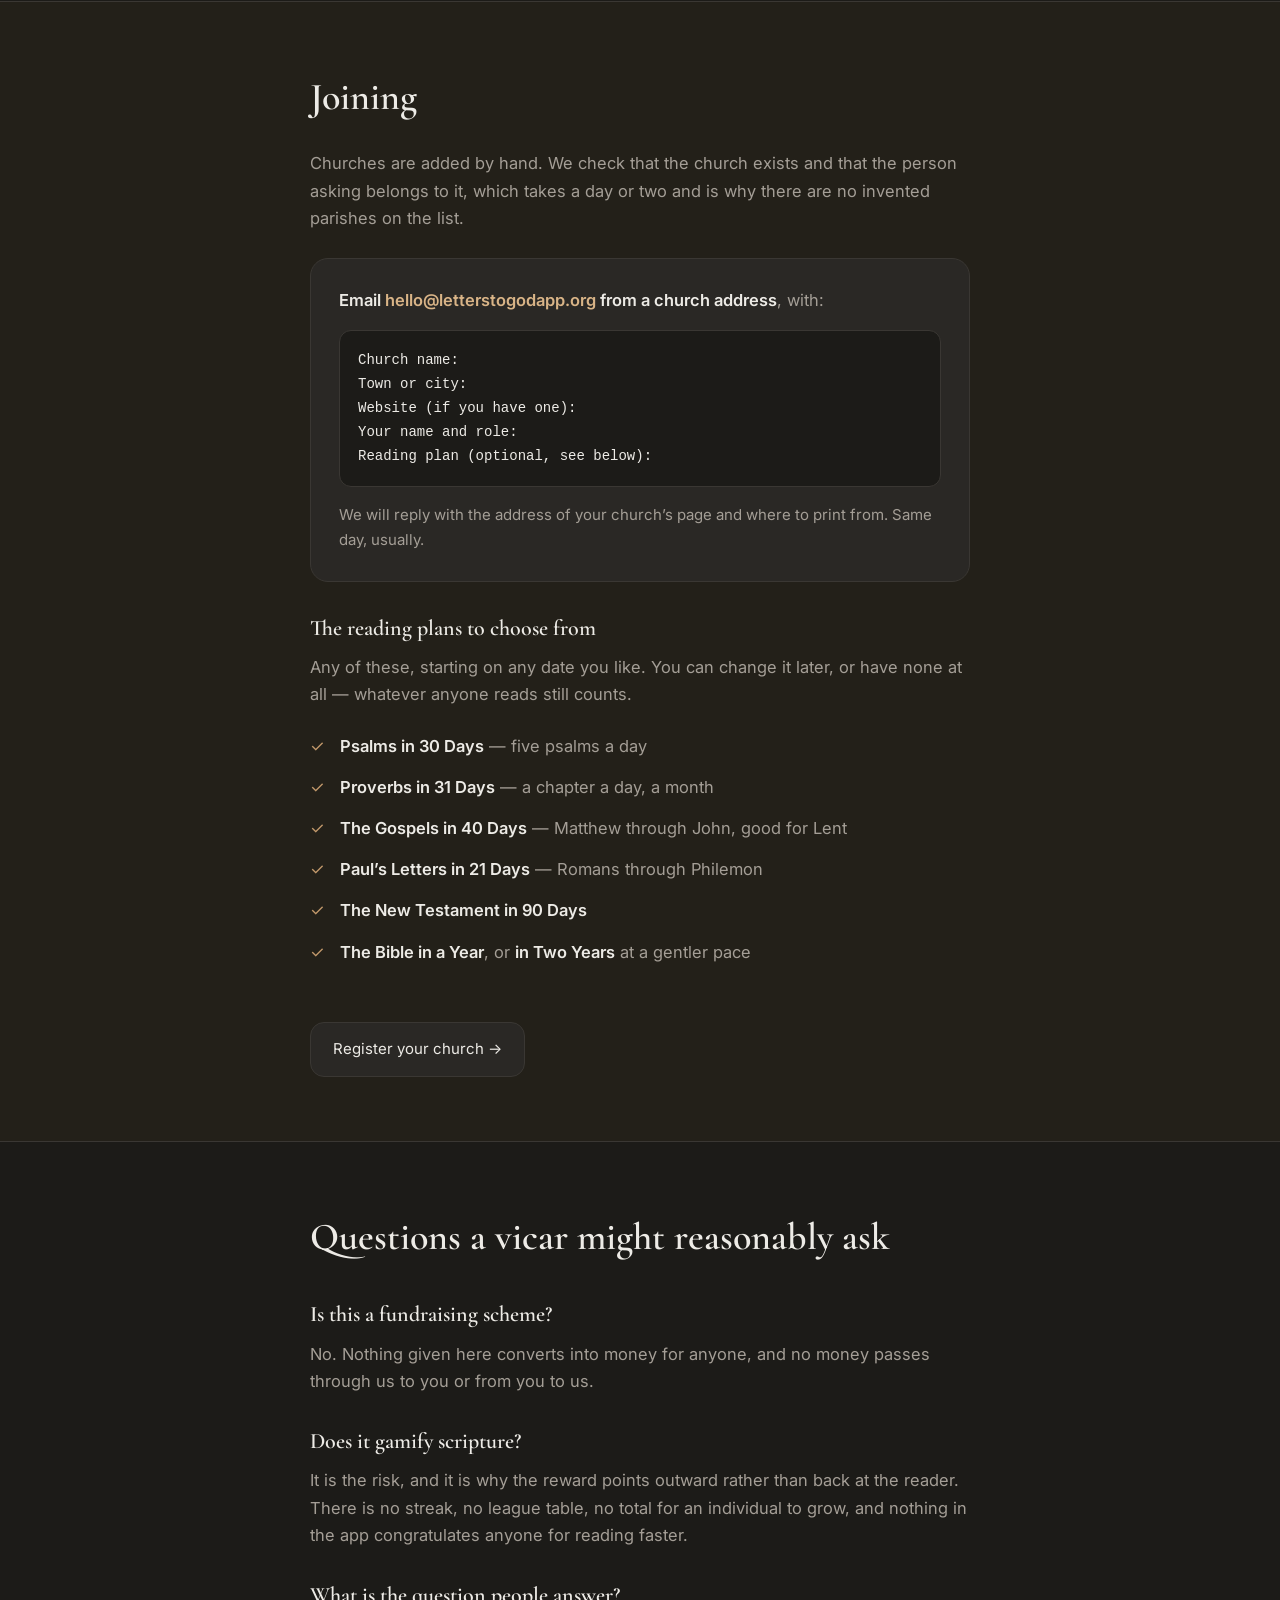
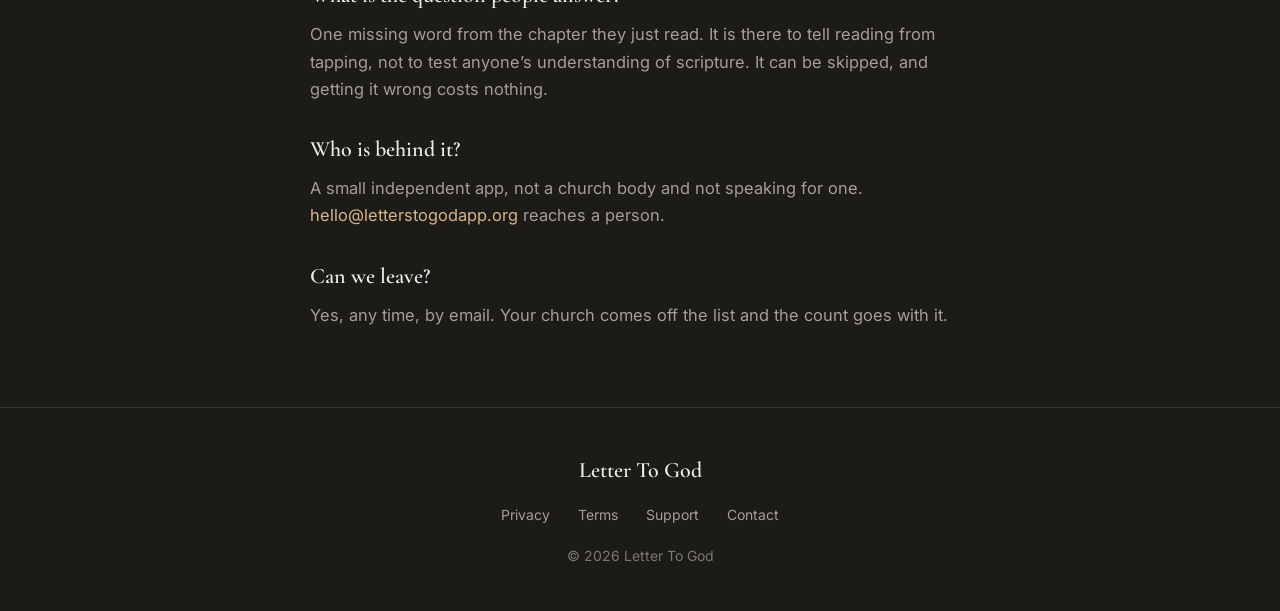
<file: docs/churches/index.html>
<!DOCTYPE html>
<html lang="en">
<head>
<meta charset="UTF-8">
<meta name="viewport" content="width=device-width, initial-scale=1.0">
<title>For churches — Letter To God</title>
<meta name="description" content="Your congregation reads the Bible. Letter To God keeps the count, and gives it to you. Nothing to pay, nothing to install.">
<meta property="og:title" content="For churches — Letter To God">
<meta property="og:description" content="Your congregation reads the Bible. We keep the count, and give it to you.">
<meta property="og:type" content="website">
<link rel="icon" href="../assets/icon.png">
<link rel="preconnect" href="https://fonts.googleapis.com">
<link rel="preconnect" href="https://fonts.gstatic.com" crossorigin>
<link href="https://fonts.googleapis.com/css2?family=Cormorant+Garamond:ital,wght@0,400;0,500;0,600;1,400&family=Inter:wght@400;500;600&display=swap" rel="stylesheet">
<style>
  :root{
    --bg:#1C1B18; --bg2:#232019; --surface:#2A2825; --line:#3A3733;
    --text:#EDEBE6; --muted:#A49E96; --gold:#C49A6C; --gold-soft:#D9B487;
  }
  *{margin:0;padding:0;box-sizing:border-box}
  body{background:var(--bg);color:var(--text);font-family:Inter,system-ui,sans-serif;line-height:1.65;-webkit-font-smoothing:antialiased}
  .serif{font-family:'Cormorant Garamond',Georgia,serif}
  a{color:var(--gold-soft);text-decoration:none}
  .wrap{max-width:1040px;margin:0 auto;padding:0 24px}
  .narrow{max-width:660px;margin:0 auto}
  nav{position:sticky;top:0;z-index:10;background:rgba(28,27,24,.82);backdrop-filter:blur(10px);border-bottom:1px solid var(--line)}
  nav .wrap{display:flex;align-items:center;justify-content:space-between;height:64px}
  .brand{display:flex;align-items:center;gap:12px;font-family:'Cormorant Garamond',serif;font-size:22px;font-weight:600;color:var(--text)}
  .brand img{width:32px;height:32px;border-radius:8px}
  .navlinks a{color:var(--muted);margin-left:24px;font-size:15px}
  .navlinks a:hover{color:var(--text)}
  .hero{text-align:center;padding:88px 0 56px;background:radial-gradient(1200px 500px at 50% -10%, #2b2618 0%, var(--bg) 60%)}
  .hero h1{font-family:'Cormorant Garamond',serif;font-size:clamp(34px,6vw,54px);font-weight:600;line-height:1.08;letter-spacing:.4px}
  .hero p.lead{max-width:560px;margin:22px auto 0;color:var(--muted);font-size:18px}
  section{padding:64px 0}
  h2{font-family:'Cormorant Garamond',serif;font-size:clamp(26px,4vw,38px);font-weight:600;margin-bottom:22px}
  h3{font-family:'Cormorant Garamond',serif;font-size:22px;font-weight:600;margin:28px 0 8px}
  p{color:var(--muted);font-size:16.5px;margin-bottom:14px}
  p strong{color:var(--text);font-weight:600}
  .plain{background:var(--bg2);border:1px solid var(--line);border-radius:18px;padding:26px 28px;margin:34px 0}
  .plain p{margin-bottom:0}
  .plain b{color:var(--gold-soft)}
  ul.ticks{list-style:none;margin:24px 0}
  ul.ticks li{position:relative;padding:0 0 14px 30px;color:var(--muted);font-size:16.5px}
  ul.ticks li::before{content:"\2713";position:absolute;left:0;top:0;color:var(--gold)}
  ul.ticks li b{color:var(--text);font-weight:600}
  .band{background:var(--bg2);border-top:1px solid var(--line);border-bottom:1px solid var(--line)}
  .mailbox{background:var(--surface);border:1px solid var(--line);border-radius:18px;padding:28px;margin-top:26px}
  .mailbox pre{font-family:ui-monospace,SFMono-Regular,Menlo,monospace;font-size:14px;color:var(--text);
    background:var(--bg);border:1px solid var(--line);border-radius:12px;padding:18px;margin-top:16px;
    white-space:pre-wrap;line-height:1.7}
  .cta{display:inline-flex;align-items:center;gap:10px;background:var(--surface);border:1px solid var(--line);
       border-radius:14px;padding:14px 22px;color:var(--text);font-size:15px;margin-top:18px;transition:.2s}
  .cta:hover{border-color:var(--gold)}
  footer{padding:44px 0;text-align:center;color:var(--muted);font-size:14px;border-top:1px solid var(--line)}
  footer a{margin:0 12px;color:var(--muted)}
  footer a:hover{color:var(--text)}
  @media(max-width:760px){.navlinks{display:none}section{padding:48px 0}.hero{padding:60px 0 40px}}
</style>
</head>
<body>
<nav><div class="wrap">
  <a class="brand" href="../"><img src="../assets/icon.png" alt="Letter To God icon">Letter To God</a>
  <div class="navlinks">
    <a href="../certificates/">For readers</a>
    <a href="../privacy/">Privacy</a>
    <a href="../support/">Support</a>
  </div>
</div></nav>

<header class="hero"><div class="wrap">
  <h1>Your congregation is reading.<br>We will keep the count.</h1>
  <p class="lead">People who use Letter To God can give the chapters they have read to their church. If that is your church, this is everything it involves.</p>
</div></header>

<section><div class="wrap"><div class="narrow">
  <div class="plain">
    <p><b>What we will never do.</b> We will not ask your church for money. We will not ask for your congregation&rsquo;s details, and we could not use them if you offered &mdash; the app has no accounts and we hold no names. We will not put your church&rsquo;s name on anything without asking you first.</p>
  </div>

  <h2>What you get</h2>
  <ul class="ticks">
    <li><b>A page of your own.</b> What the congregation is reading today, the week ahead, and what to catch up on. Nothing to log into &mdash; it is a web address you can put anywhere.</li>
    <li><b>Posters and pew slips, ready to print.</b> Plain A4, black and white is fine, each one carrying a code that opens your page. Nothing to design and nothing to pay.</li>
    <li><b>A reading plan the whole church follows.</b> Pick one &mdash; Psalms in 30 days, the Gospels, the whole Bible in a year &mdash; and everyone sees the same chapter on the same day.</li>
    <li><b>A count of what your congregation has read.</b> <em>&ldquo;St Mary&rsquo;s has read 4,200 chapters this year.&rdquo;</em> Some churches put it in the pew sheet. That is the whole of it.</li>
    <li><b>Nothing to install.</b> No software, no login, no integration with anything you already run.</li>
  </ul>

  <h3>What it costs</h3>
  <p>Nothing, now or later. There is no paid tier for churches and there is no plan to add one.</p>

  <h3>What we see</h3>
  <p>A number, and how many separate phones it came from. Not a name, not an email, not a chapter tied to a person. The app has no accounts, so those are not ours to see or to lose.</p>
</div></div></section>

<section class="band"><div class="wrap"><div class="narrow">
  <h2>Joining</h2>
  <p>Churches are added by hand. We check that the church exists and that the person asking belongs to it, which takes a day or two and is why there are no invented parishes on the list.</p>

  <div class="mailbox">
    <p style="margin-bottom:0"><strong>Email <a href="mailto:hello@letterstogodapp.org?subject=Church%20registration">hello@letterstogodapp.org</a> from a church address</strong>, with:</p>
<pre>Church name:
Town or city:
Website (if you have one):
Your name and role:
Reading plan (optional, see below):</pre>
    <p style="margin:16px 0 0;font-size:15px">We will reply with the address of your church&rsquo;s page and where to print from. Same day, usually.</p>
  </div>

  <h3>The reading plans to choose from</h3>
  <p>Any of these, starting on any date you like. You can change it later, or have none at all &mdash; whatever anyone reads still counts.</p>
  <ul class="ticks">
    <li><b>Psalms in 30 Days</b> &mdash; five psalms a day</li>
    <li><b>Proverbs in 31 Days</b> &mdash; a chapter a day, a month</li>
    <li><b>The Gospels in 40 Days</b> &mdash; Matthew through John, good for Lent</li>
    <li><b>Paul&rsquo;s Letters in 21 Days</b> &mdash; Romans through Philemon</li>
    <li><b>The New Testament in 90 Days</b></li>
    <li><b>The Bible in a Year</b>, or <b>in Two Years</b> at a gentler pace</li>
  </ul>

  <a class="cta" href="mailto:hello@letterstogodapp.org?subject=Church%20registration">Register your church &rarr;</a>
</div></div></section>

<section><div class="wrap"><div class="narrow">
  <h2>Questions a vicar might reasonably ask</h2>

  <h3>Is this a fundraising scheme?</h3>
  <p>No. Nothing given here converts into money for anyone, and no money passes through us to you or from you to us.</p>

  <h3>Does it gamify scripture?</h3>
  <p>It is the risk, and it is why the reward points outward rather than back at the reader. There is no streak, no league table, no total for an individual to grow, and nothing in the app congratulates anyone for reading faster.</p>

  <h3>What is the question people answer?</h3>
  <p>One missing word from the chapter they just read. It is there to tell reading from tapping, not to test anyone&rsquo;s understanding of scripture. It can be skipped, and getting it wrong costs nothing.</p>

  <h3>Who is behind it?</h3>
  <p>A small independent app, not a church body and not speaking for one. <a href="mailto:hello@letterstogodapp.org">hello@letterstogodapp.org</a> reaches a person.</p>

  <h3>Can we leave?</h3>
  <p>Yes, any time, by email. Your church comes off the list and the count goes with it.</p>
</div></div></section>

<footer><div class="wrap">
  <div class="brand serif" style="justify-content:center;margin-bottom:14px">Letter To God</div>
  <a href="../privacy/">Privacy</a>
  <a href="../terms/">Terms</a>
  <a href="../support/">Support</a>
  <a href="mailto:hello@letterstogodapp.org">Contact</a>
  <div style="margin-top:18px;opacity:.7">&copy; 2026 Letter To God</div>
</div></footer>
</body>
</html>
</file>
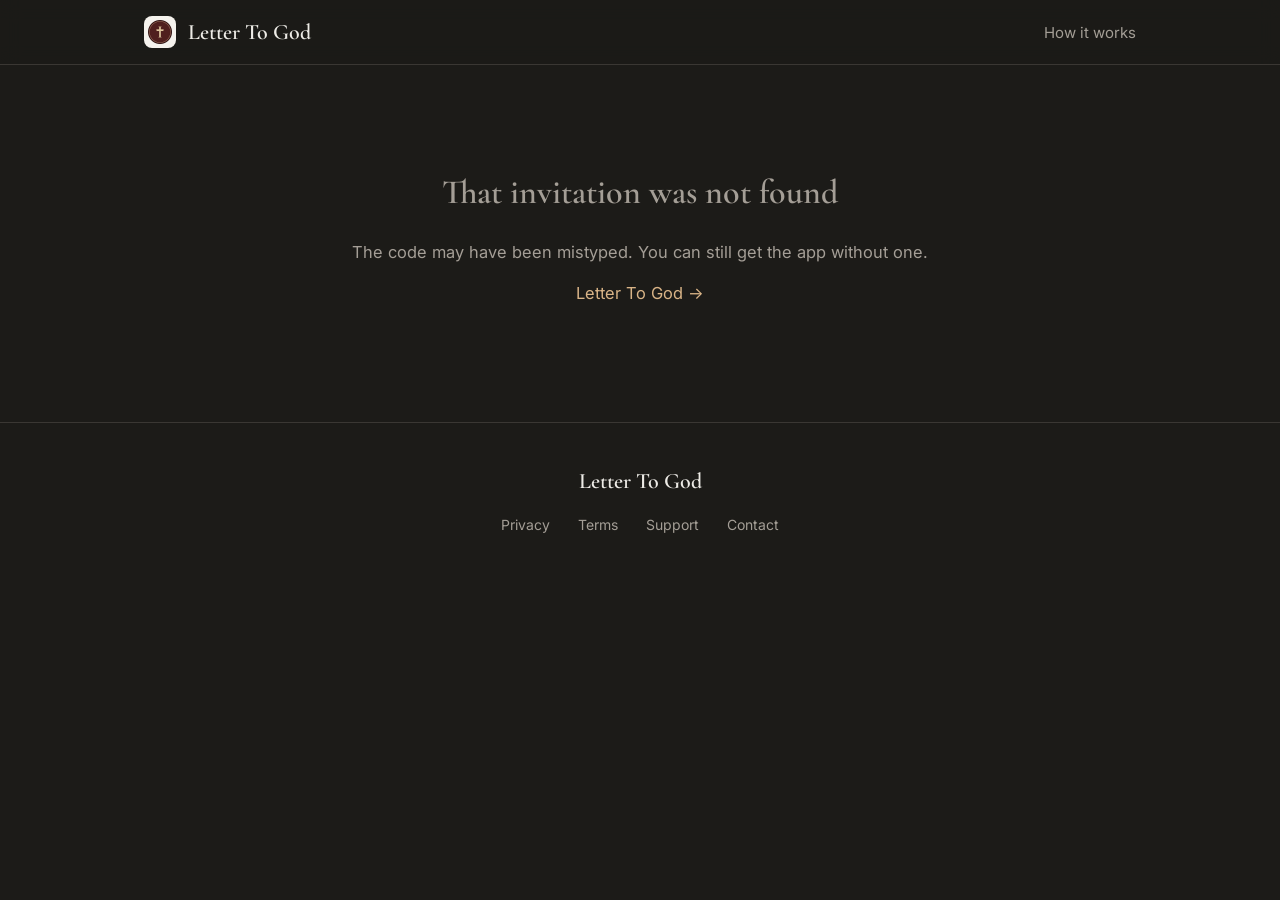
<file: docs/i/index.html>
<!DOCTYPE html>
<html lang="en">
<head>
<meta charset="UTF-8">
<meta name="viewport" content="width=device-width, initial-scale=1.0">
<title>You have been invited to read — Letter To God</title>
<meta name="description" content="Someone has asked you to read the Bible alongside them.">
<meta property="og:title" content="Read the Bible with me">
<meta property="og:description" content="An invitation to read along, a chapter at a time.">
<meta property="og:type" content="website">
<link rel="icon" href="../assets/icon.png">
<link rel="preconnect" href="https://fonts.googleapis.com">
<link rel="preconnect" href="https://fonts.gstatic.com" crossorigin>
<link href="https://fonts.googleapis.com/css2?family=Cormorant+Garamond:ital,wght@0,400;0,500;0,600;1,400&family=Inter:wght@400;500;600&display=swap" rel="stylesheet">
<link rel="stylesheet" href="../assets/site.css">
<style>
  .hero{text-align:center;padding:80px 0 20px;
        background:radial-gradient(1200px 500px at 50% -10%, #2b2618 0%, var(--bg) 60%)}
  .hero img.appicon{width:88px;height:88px;border-radius:20px;
                    box-shadow:0 18px 50px rgba(0,0,0,.5);margin-bottom:24px}
  .codebox{background:var(--surface);border:1px solid var(--gold);border-radius:18px;
           padding:26px;text-align:center;margin:28px 0}
  .codebox .lab{color:var(--muted);font-size:11px;letter-spacing:2px;text-transform:uppercase}
  /* Inter, not the serif: Cormorant sets old-style figures, so the 9 in a code
     drops below the baseline and reads as a g. A code gets read aloud. */
  .codebox .code{font-family:Inter,system-ui,sans-serif;font-size:clamp(34px,9vw,46px);
                 font-weight:600;letter-spacing:9px;color:var(--text);margin-top:10px;
                 padding-left:9px;font-variant-numeric:lining-nums tabular-nums}
  .badges{display:flex;gap:14px;justify-content:center;flex-wrap:wrap;margin-top:8px}
  .badge{display:inline-flex;align-items:center;gap:10px;background:var(--surface);
         border:1px solid var(--line);border-radius:14px;padding:12px 20px;color:var(--text);font-size:15px}
  .badge:hover{border-color:var(--gold)}
  .badge small{display:block;color:var(--muted);font-size:11px;letter-spacing:.5px;text-transform:uppercase}
  .badge b{font-size:16px;font-weight:600}
  .steps{counter-reset:s;list-style:none;margin:28px 0}
  .steps li{counter-increment:s;position:relative;padding:0 0 18px 46px;color:var(--muted);font-size:16px}
  .steps li b{color:var(--text);font-weight:600}
  .steps li::before{content:counter(s);position:absolute;left:0;top:-1px;width:28px;height:28px;
    border-radius:50%;border:1px solid var(--gold);color:var(--gold);font-size:13px;
    display:flex;align-items:center;justify-content:center}
  #loading,#failed{text-align:center;padding:100px 0;color:var(--muted)}
</style>
</head>
<body>
<nav><div class="wrap">
  <a class="brand" href="../"><img src="../assets/icon.png" alt="">Letter To God</a>
  <div class="navlinks"><a href="../certificates/">How it works</a></div>
</div></nav>

<div id="loading">Loading…</div>

<div id="failed" hidden>
  <h2 class="serif">That invitation was not found</h2>
  <p>The code may have been mistyped. You can still get the app without one.</p>
  <p><a href="../">Letter To God &rarr;</a></p>
</div>

<main id="page" hidden>
  <header class="hero"><div class="wrap">
    <img class="appicon" src="../assets/icon.png" alt="">
    <h1>Read the Bible<br>alongside a friend</h1>
    <p class="muted" id="who" style="margin-top:16px;font-size:17px"></p>
  </div></header>

  <section style="padding-top:24px"><div class="wrap"><div class="narrow">
    <div class="codebox">
      <div class="lab">Their invitation code</div>
      <div class="code" id="code"></div>
      <a class="btn primary" id="openApp" href="#" style="margin-top:18px">Open in the app</a>
      <p class="muted" style="font-size:13px;margin:14px 0 0">
        Nothing happens if the app is not installed yet &mdash; get it below, then come back.
      </p>
    </div>

    <div class="badges">
      <a class="badge" href="https://apps.apple.com/app/id6784824470">
        <span>&#63743;</span><span><small>Download on the</small><b>App Store</b></span>
      </a>
      <a class="badge" href="https://play.google.com/store/apps/details?id=com.lettertogod.app">
        <span>&#9654;</span><span><small>Get it on</small><b>Google Play</b></span>
      </a>
    </div>

    <h2 style="text-align:center;margin-top:56px">What happens next</h2>
    <ol class="steps">
      <li><b>Get the app</b> and open it.</li>
      <li><b>Enter the code above</b> when it asks whether you were invited.</li>
      <li><b>Read a chapter</b> whenever you like. Answer one question about it, and the chapter is recorded.</li>
      <li><b>Give what you read to your church</b>, if you go to one.</li>
    </ol>

    <div class="card" style="margin-top:10px">
      <p style="margin-bottom:0">
        <strong>Being straightforward.</strong> An invitation earns nobody anything
        &mdash; not the person who sent it, and not you. There is no money in this and
        there is nothing to sell you beyond the app itself. It is a way of reading
        scripture alongside somebody, and that is all it is.
      </p>
    </div>
  </div></div></section>

  <section class="band" id="churchBand" hidden><div class="wrap"><div class="narrow" style="text-align:center">
    <h2>They read with</h2>
    <p style="font-size:19px;color:var(--text)" id="churchName"></p>
    <p><a id="churchLink" href="#">See what that congregation is reading &rarr;</a></p>
  </div></div></section>
</main>

<footer><div class="wrap">
  <div class="brand serif" style="justify-content:center;margin-bottom:14px">Letter To God</div>
  <a href="../privacy/">Privacy</a>
  <a href="../terms/">Terms</a>
  <a href="../support/">Support</a>
  <a href="mailto:hello@letterstogodapp.org">Contact</a>
</div></footer>

<script type="module">
import { API } from '../assets/plan.js';

const $ = (id) => document.getElementById(id);

function fail() { $('loading').hidden = true; $('failed').hidden = false; }

(async () => {
  const raw = new URLSearchParams(location.search).get('c') ?? '';
  const code = raw.trim().toUpperCase();
  if (!/^[0-9A-Z]{6}$/.test(code)) return fail();

  try {
    const r = await fetch(`${API}/v1/invites/${encodeURIComponent(code)}`);
    if (!r.ok) return fail();
    const invite = await r.json();

    $('code').textContent = invite.code;
    $('openApp').href = `lettertogod://invite?code=${encodeURIComponent(invite.code)}`;

    $('who').textContent = invite.chapters > 0
      ? `${invite.people} ${invite.people === 1 ? 'person has' : 'people have'} come in on this invitation, and read ${invite.chapters.toLocaleString()} ${invite.chapters === 1 ? 'chapter' : 'chapters'} between them.`
      : 'Someone has asked you to read along with them.';

    if (invite.church) {
      $('churchName').textContent = `${invite.church.name}, ${invite.church.town}`;
      $('churchLink').href = `../c/?church=${encodeURIComponent(invite.church.id)}`;
      $('churchBand').hidden = false;
    }

    $('loading').hidden = true;
    $('page').hidden = false;
  } catch {
    fail();
  }
})();
</script>
</body>
</html>
</file>
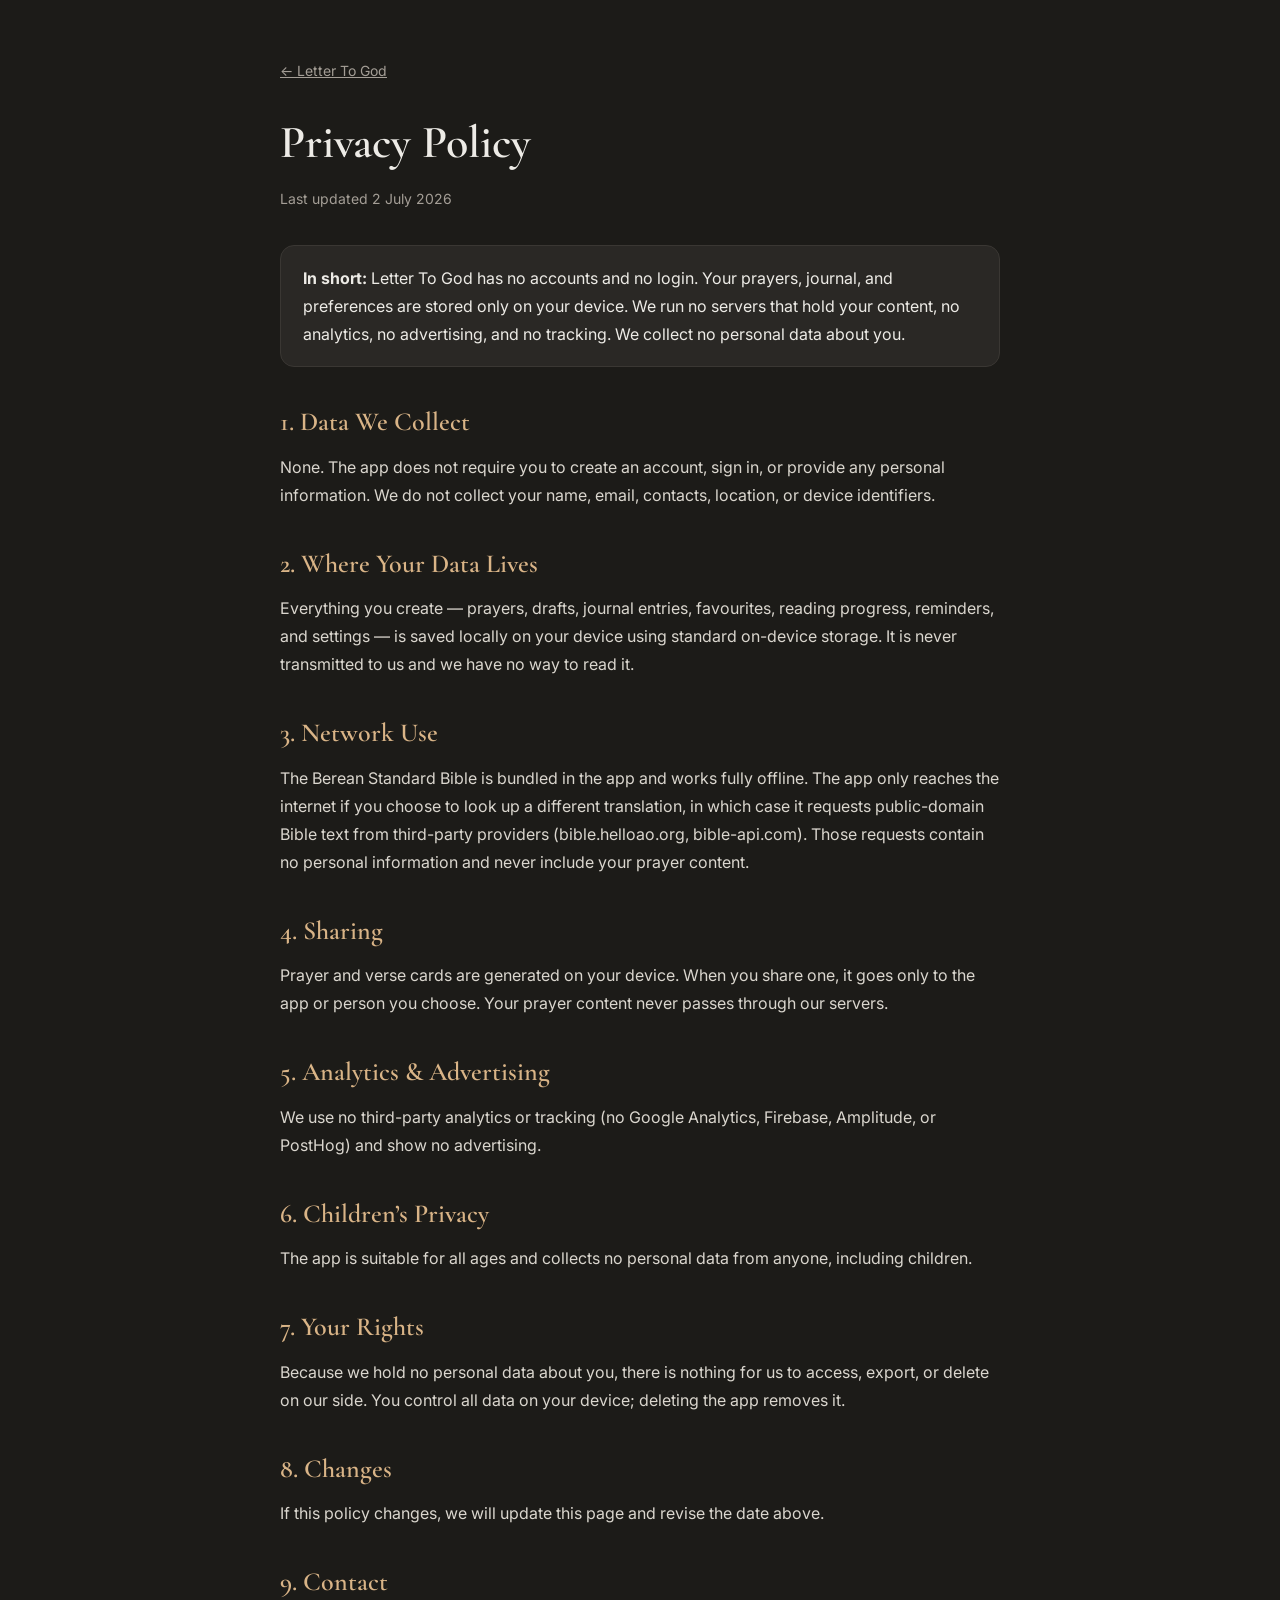
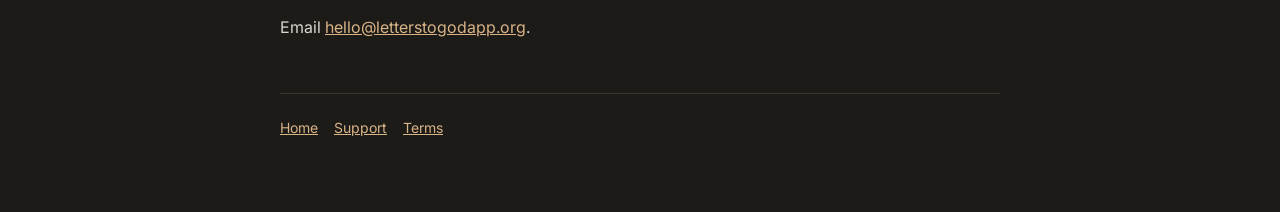
<file: docs/privacy/index.html>
<!DOCTYPE html>
<html lang="en">
<head>
<meta charset="UTF-8">
<meta name="viewport" content="width=device-width, initial-scale=1.0">
<title>Privacy Policy — Letter To God</title>
<meta name="description" content="Letter To God collects no personal data. No accounts, no analytics, no ads. Your prayers stay on your device.">
<link rel="icon" href="../assets/icon.png">
<link rel="preconnect" href="https://fonts.googleapis.com">
<link rel="preconnect" href="https://fonts.gstatic.com" crossorigin>
<link href="https://fonts.googleapis.com/css2?family=Cormorant+Garamond:wght@400;500;600&family=Inter:wght@400;500;600&display=swap" rel="stylesheet">
<style>
  :root{--bg:#1C1B18;--surface:#2A2825;--line:#3A3733;--text:#EDEBE6;--muted:#A49E96;--gold:#C49A6C;--gold-soft:#D9B487}
  *{margin:0;padding:0;box-sizing:border-box}
  body{background:var(--bg);color:var(--text);font-family:Inter,system-ui,sans-serif;line-height:1.75;padding:0 22px}
  a{color:var(--gold-soft)}
  .wrap{max-width:720px;margin:0 auto;padding:56px 0 72px}
  .back{color:var(--muted);font-size:14px}
  h1{font-family:'Cormorant Garamond',serif;font-size:46px;font-weight:600;margin:18px 0 4px}
  .sub{color:var(--muted);font-size:14px;margin-bottom:34px}
  h2{font-family:'Cormorant Garamond',serif;font-size:26px;font-weight:600;color:var(--gold-soft);margin:32px 0 8px}
  p,li{color:#DAD6CE;font-size:16px;margin-bottom:12px}
  ul{padding-left:22px}
  .note{background:var(--surface);border:1px solid var(--line);border-radius:14px;padding:18px 22px;margin:22px 0}
  footer{margin-top:52px;padding-top:22px;border-top:1px solid var(--line);color:var(--muted);font-size:14px}
  footer a{margin-right:16px}
</style>
</head>
<body><div class="wrap">
  <a class="back" href="../">&larr; Letter To God</a>
  <h1>Privacy Policy</h1>
  <div class="sub">Last updated 2 July 2026</div>

  <div class="note"><strong>In short:</strong> Letter To God has no accounts and no login. Your prayers,
  journal, and preferences are stored only on your device. We run no servers that hold your content,
  no analytics, no advertising, and no tracking. We collect no personal data about you.</div>

  <h2>1. Data We Collect</h2>
  <p>None. The app does not require you to create an account, sign in, or provide any personal
  information. We do not collect your name, email, contacts, location, or device identifiers.</p>

  <h2>2. Where Your Data Lives</h2>
  <p>Everything you create &mdash; prayers, drafts, journal entries, favourites, reading progress,
  reminders, and settings &mdash; is saved locally on your device using standard on-device storage.
  It is never transmitted to us and we have no way to read it.</p>

  <h2>3. Network Use</h2>
  <p>The Berean Standard Bible is bundled in the app and works fully offline. The app only reaches the
  internet if you choose to look up a different translation, in which case it requests public-domain
  Bible text from third-party providers (bible.helloao.org, bible-api.com). Those requests contain no
  personal information and never include your prayer content.</p>

  <h2>4. Sharing</h2>
  <p>Prayer and verse cards are generated on your device. When you share one, it goes only to the app
  or person you choose. Your prayer content never passes through our servers.</p>

  <h2>5. Analytics &amp; Advertising</h2>
  <p>We use no third-party analytics or tracking (no Google Analytics, Firebase, Amplitude, or
  PostHog) and show no advertising.</p>

  <h2>6. Children&rsquo;s Privacy</h2>
  <p>The app is suitable for all ages and collects no personal data from anyone, including children.</p>

  <h2>7. Your Rights</h2>
  <p>Because we hold no personal data about you, there is nothing for us to access, export, or delete
  on our side. You control all data on your device; deleting the app removes it.</p>

  <h2>8. Changes</h2>
  <p>If this policy changes, we will update this page and revise the date above.</p>

  <h2>9. Contact</h2>
  <p>Email <a href="mailto:hello@letterstogodapp.org">hello@letterstogodapp.org</a>.</p>

  <footer>
    <a href="../">Home</a><a href="../support/">Support</a><a href="../terms/">Terms</a>
  </footer>
</div></body>
</html>
</file>
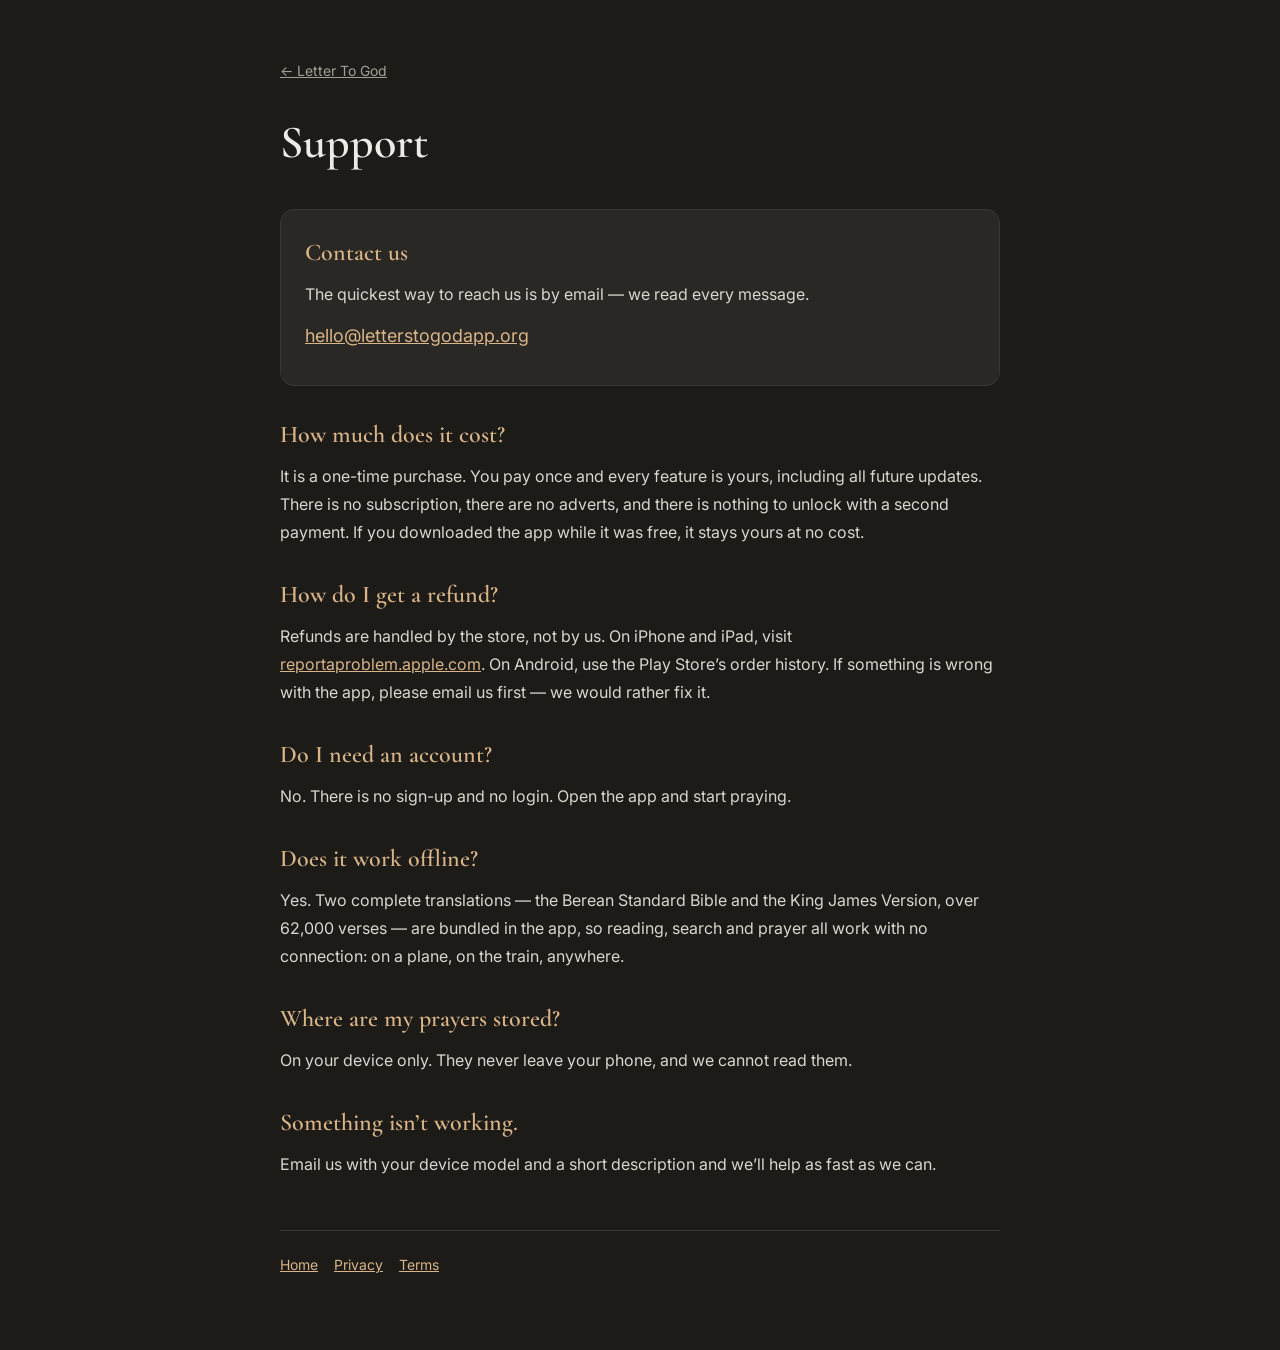
<file: docs/support/index.html>
<!DOCTYPE html>
<html lang="en">
<head>
<meta charset="UTF-8">
<meta name="viewport" content="width=device-width, initial-scale=1.0">
<title>Support — Letter To God</title>
<meta name="description" content="Help and support for Letter To God.">
<link rel="icon" href="../assets/icon.png">
<link rel="preconnect" href="https://fonts.googleapis.com">
<link rel="preconnect" href="https://fonts.gstatic.com" crossorigin>
<link href="https://fonts.googleapis.com/css2?family=Cormorant+Garamond:wght@400;500;600&family=Inter:wght@400;500;600&display=swap" rel="stylesheet">
<style>
  :root{--bg:#1C1B18;--surface:#2A2825;--line:#3A3733;--text:#EDEBE6;--muted:#A49E96;--gold-soft:#D9B487}
  *{margin:0;padding:0;box-sizing:border-box}
  body{background:var(--bg);color:var(--text);font-family:Inter,system-ui,sans-serif;line-height:1.75;padding:0 22px}
  a{color:var(--gold-soft)}
  .wrap{max-width:720px;margin:0 auto;padding:56px 0 72px}
  .back{color:var(--muted);font-size:14px}
  h1{font-family:'Cormorant Garamond',serif;font-size:46px;font-weight:600;margin:18px 0 26px}
  h2{font-family:'Cormorant Garamond',serif;font-size:24px;font-weight:600;color:var(--gold-soft);margin:28px 0 6px}
  p{color:#DAD6CE;font-size:16px;margin-bottom:12px}
  .card{background:var(--surface);border:1px solid var(--line);border-radius:14px;padding:22px 24px;margin:12px 0 24px}
  footer{margin-top:52px;padding-top:22px;border-top:1px solid var(--line);color:var(--muted);font-size:14px}
  footer a{margin-right:16px}
</style>
</head>
<body><div class="wrap">
  <a class="back" href="../">&larr; Letter To God</a>
  <h1>Support</h1>
  <div class="card">
    <h2 style="margin-top:0">Contact us</h2>
    <p>The quickest way to reach us is by email &mdash; we read every message.</p>
    <p style="font-size:18px"><a href="mailto:hello@letterstogodapp.org">hello@letterstogodapp.org</a></p>
  </div>
  <h2>How much does it cost?</h2>
  <p>It is a one-time purchase. You pay once and every feature is yours, including all future
  updates. There is no subscription, there are no adverts, and there is nothing to unlock with a
  second payment. If you downloaded the app while it was free, it stays yours at no cost.</p>
  <h2>How do I get a refund?</h2>
  <p>Refunds are handled by the store, not by us. On iPhone and iPad, visit
  <a href="https://reportaproblem.apple.com">reportaproblem.apple.com</a>. On Android, use the Play
  Store&rsquo;s order history. If something is wrong with the app, please email us first &mdash; we
  would rather fix it.</p>
  <h2>Do I need an account?</h2>
  <p>No. There is no sign-up and no login. Open the app and start praying.</p>
  <h2>Does it work offline?</h2>
  <p>Yes. Two complete translations &mdash; the Berean Standard Bible and the King James Version,
  over 62,000 verses &mdash; are bundled in the app, so reading, search and prayer all work with no
  connection: on a plane, on the train, anywhere.</p>
  <h2>Where are my prayers stored?</h2>
  <p>On your device only. They never leave your phone, and we cannot read them.</p>
  <h2>Something isn&rsquo;t working.</h2>
  <p>Email us with your device model and a short description and we&rsquo;ll help as fast as we can.</p>
  <footer>
    <a href="../">Home</a><a href="../privacy/">Privacy</a><a href="../terms/">Terms</a>
  </footer>
</div></body>
</html>
</file>
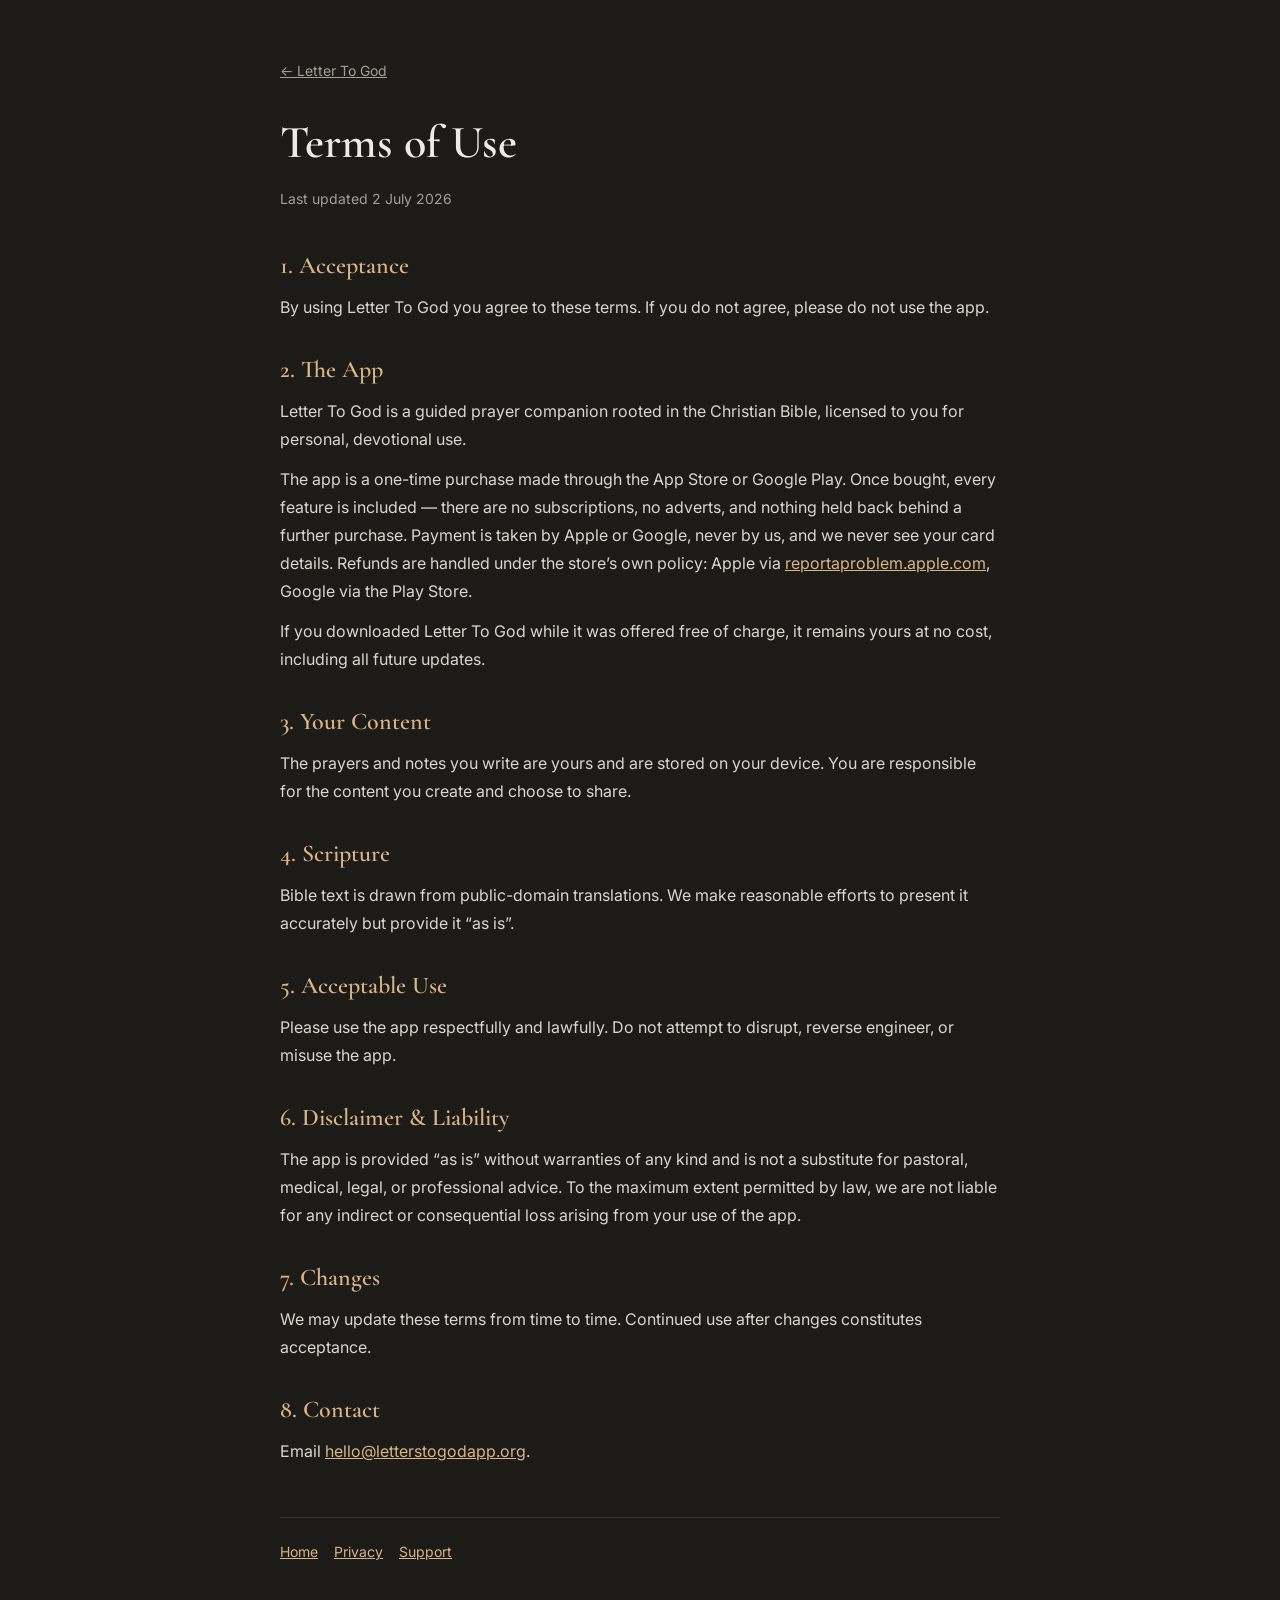
<file: docs/terms/index.html>
<!DOCTYPE html>
<html lang="en">
<head>
<meta charset="UTF-8">
<meta name="viewport" content="width=device-width, initial-scale=1.0">
<title>Terms of Use — Letter To God</title>
<meta name="description" content="Terms of Use for Letter To God.">
<link rel="icon" href="../assets/icon.png">
<link rel="preconnect" href="https://fonts.googleapis.com">
<link rel="preconnect" href="https://fonts.gstatic.com" crossorigin>
<link href="https://fonts.googleapis.com/css2?family=Cormorant+Garamond:wght@400;500;600&family=Inter:wght@400;500;600&display=swap" rel="stylesheet">
<style>
  :root{--bg:#1C1B18;--line:#3A3733;--text:#EDEBE6;--muted:#A49E96;--gold-soft:#D9B487}
  *{margin:0;padding:0;box-sizing:border-box}
  body{background:var(--bg);color:var(--text);font-family:Inter,system-ui,sans-serif;line-height:1.75;padding:0 22px}
  a{color:var(--gold-soft)}
  .wrap{max-width:720px;margin:0 auto;padding:56px 0 72px}
  .back{color:var(--muted);font-size:14px}
  h1{font-family:'Cormorant Garamond',serif;font-size:46px;font-weight:600;margin:18px 0 4px}
  .sub{color:var(--muted);font-size:14px;margin-bottom:34px}
  h2{font-family:'Cormorant Garamond',serif;font-size:24px;font-weight:600;color:var(--gold-soft);margin:28px 0 6px}
  p{color:#DAD6CE;font-size:16px;margin-bottom:12px}
  footer{margin-top:52px;padding-top:22px;border-top:1px solid var(--line);color:var(--muted);font-size:14px}
  footer a{margin-right:16px}
</style>
</head>
<body><div class="wrap">
  <a class="back" href="../">&larr; Letter To God</a>
  <h1>Terms of Use</h1>
  <div class="sub">Last updated 2 July 2026</div>
  <h2>1. Acceptance</h2>
  <p>By using Letter To God you agree to these terms. If you do not agree, please do not use the app.</p>
  <h2>2. The App</h2>
  <p>Letter To God is a guided prayer companion rooted in the Christian Bible, licensed to you for
  personal, devotional use.</p>
  <p>The app is a one-time purchase made through the App Store or Google Play. Once bought, every
  feature is included &mdash; there are no subscriptions, no adverts, and nothing held back behind a
  further purchase. Payment is taken by Apple or Google, never by us, and we never see your card
  details. Refunds are handled under the store&rsquo;s own policy: Apple via
  <a href="https://reportaproblem.apple.com">reportaproblem.apple.com</a>, Google via the Play Store.</p>
  <p>If you downloaded Letter To God while it was offered free of charge, it remains yours at no cost,
  including all future updates.</p>
  <h2>3. Your Content</h2>
  <p>The prayers and notes you write are yours and are stored on your device. You are responsible for
  the content you create and choose to share.</p>
  <h2>4. Scripture</h2>
  <p>Bible text is drawn from public-domain translations. We make reasonable efforts to present it
  accurately but provide it &ldquo;as is&rdquo;.</p>
  <h2>5. Acceptable Use</h2>
  <p>Please use the app respectfully and lawfully. Do not attempt to disrupt, reverse engineer, or
  misuse the app.</p>
  <h2>6. Disclaimer &amp; Liability</h2>
  <p>The app is provided &ldquo;as is&rdquo; without warranties of any kind and is not a substitute for
  pastoral, medical, legal, or professional advice. To the maximum extent permitted by law, we are not
  liable for any indirect or consequential loss arising from your use of the app.</p>
  <h2>7. Changes</h2>
  <p>We may update these terms from time to time. Continued use after changes constitutes acceptance.</p>
  <h2>8. Contact</h2>
  <p>Email <a href="mailto:hello@letterstogodapp.org">hello@letterstogodapp.org</a>.</p>
  <footer>
    <a href="../">Home</a><a href="../privacy/">Privacy</a><a href="../support/">Support</a>
  </footer>
</div></body>
</html>
</file>
<file: docs/assets/site.css>
/* Shared shell for the Letter To God site. One copy, so the church pages and
   the marketing pages cannot drift apart visually. */
:root{
  --bg:#1C1B18; --bg2:#232019; --surface:#2A2825; --line:#3A3733;
  --text:#EDEBE6; --muted:#A49E96; --gold:#C49A6C; --gold-soft:#D9B487;
}
*{margin:0;padding:0;box-sizing:border-box}
body{background:var(--bg);color:var(--text);font-family:Inter,system-ui,sans-serif;
     line-height:1.65;-webkit-font-smoothing:antialiased}
.serif{font-family:'Cormorant Garamond',Georgia,serif}
a{color:var(--gold-soft);text-decoration:none}
.wrap{max-width:1040px;margin:0 auto;padding:0 24px}
.narrow{max-width:660px;margin:0 auto}
nav{position:sticky;top:0;z-index:10;background:rgba(28,27,24,.82);
    backdrop-filter:blur(10px);border-bottom:1px solid var(--line)}
nav .wrap{display:flex;align-items:center;justify-content:space-between;height:64px}
.brand{display:flex;align-items:center;gap:12px;font-family:'Cormorant Garamond',serif;
       font-size:22px;font-weight:600;color:var(--text)}
.brand img{width:32px;height:32px;border-radius:8px}
.navlinks a{color:var(--muted);margin-left:24px;font-size:15px}
.navlinks a:hover{color:var(--text)}
section{padding:56px 0}
h1{font-family:'Cormorant Garamond',serif;font-size:clamp(32px,5.5vw,52px);
   font-weight:600;line-height:1.08;letter-spacing:.4px}
h2{font-family:'Cormorant Garamond',serif;font-size:clamp(24px,4vw,34px);
   font-weight:600;margin-bottom:18px}
h3{font-family:'Cormorant Garamond',serif;font-size:21px;font-weight:600;margin:26px 0 8px}
p{color:var(--muted);font-size:16.5px;margin-bottom:14px}
p strong{color:var(--text);font-weight:600}
.card{background:var(--surface);border:1px solid var(--line);border-radius:18px;padding:26px}
.band{background:var(--bg2);border-top:1px solid var(--line);border-bottom:1px solid var(--line)}
.btn{display:inline-flex;align-items:center;gap:10px;background:var(--surface);
     border:1px solid var(--line);border-radius:14px;padding:13px 20px;color:var(--text);
     font-size:15px;transition:.2s;cursor:pointer;font-family:inherit}
.btn:hover{border-color:var(--gold)}
.btn.primary{background:var(--gold);border-color:var(--gold);color:#231f19;font-weight:600}
.muted{color:var(--muted)}
footer{padding:40px 0;text-align:center;color:var(--muted);font-size:14px;
       border-top:1px solid var(--line)}
footer a{margin:0 12px;color:var(--muted)}
footer a:hover{color:var(--text)}
@media(max-width:760px){.navlinks{display:none}section{padding:44px 0}}
</file>
